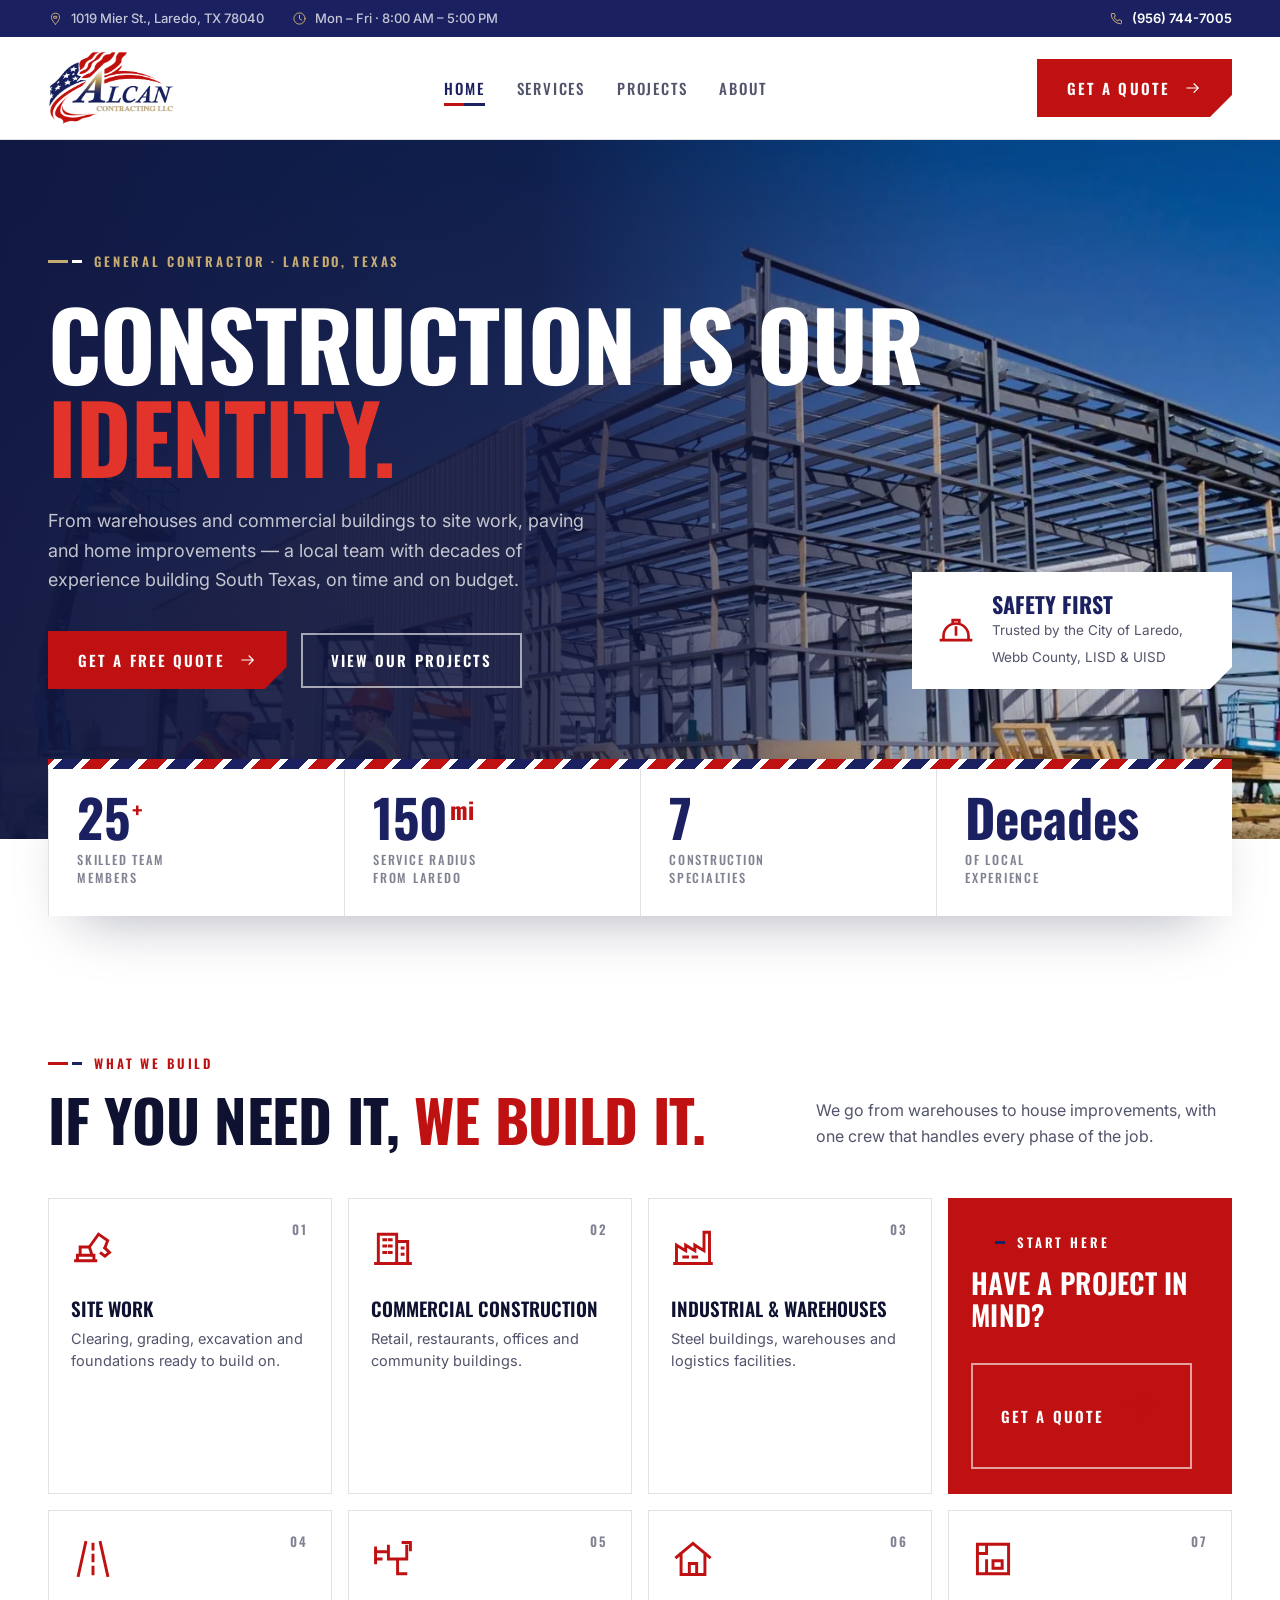
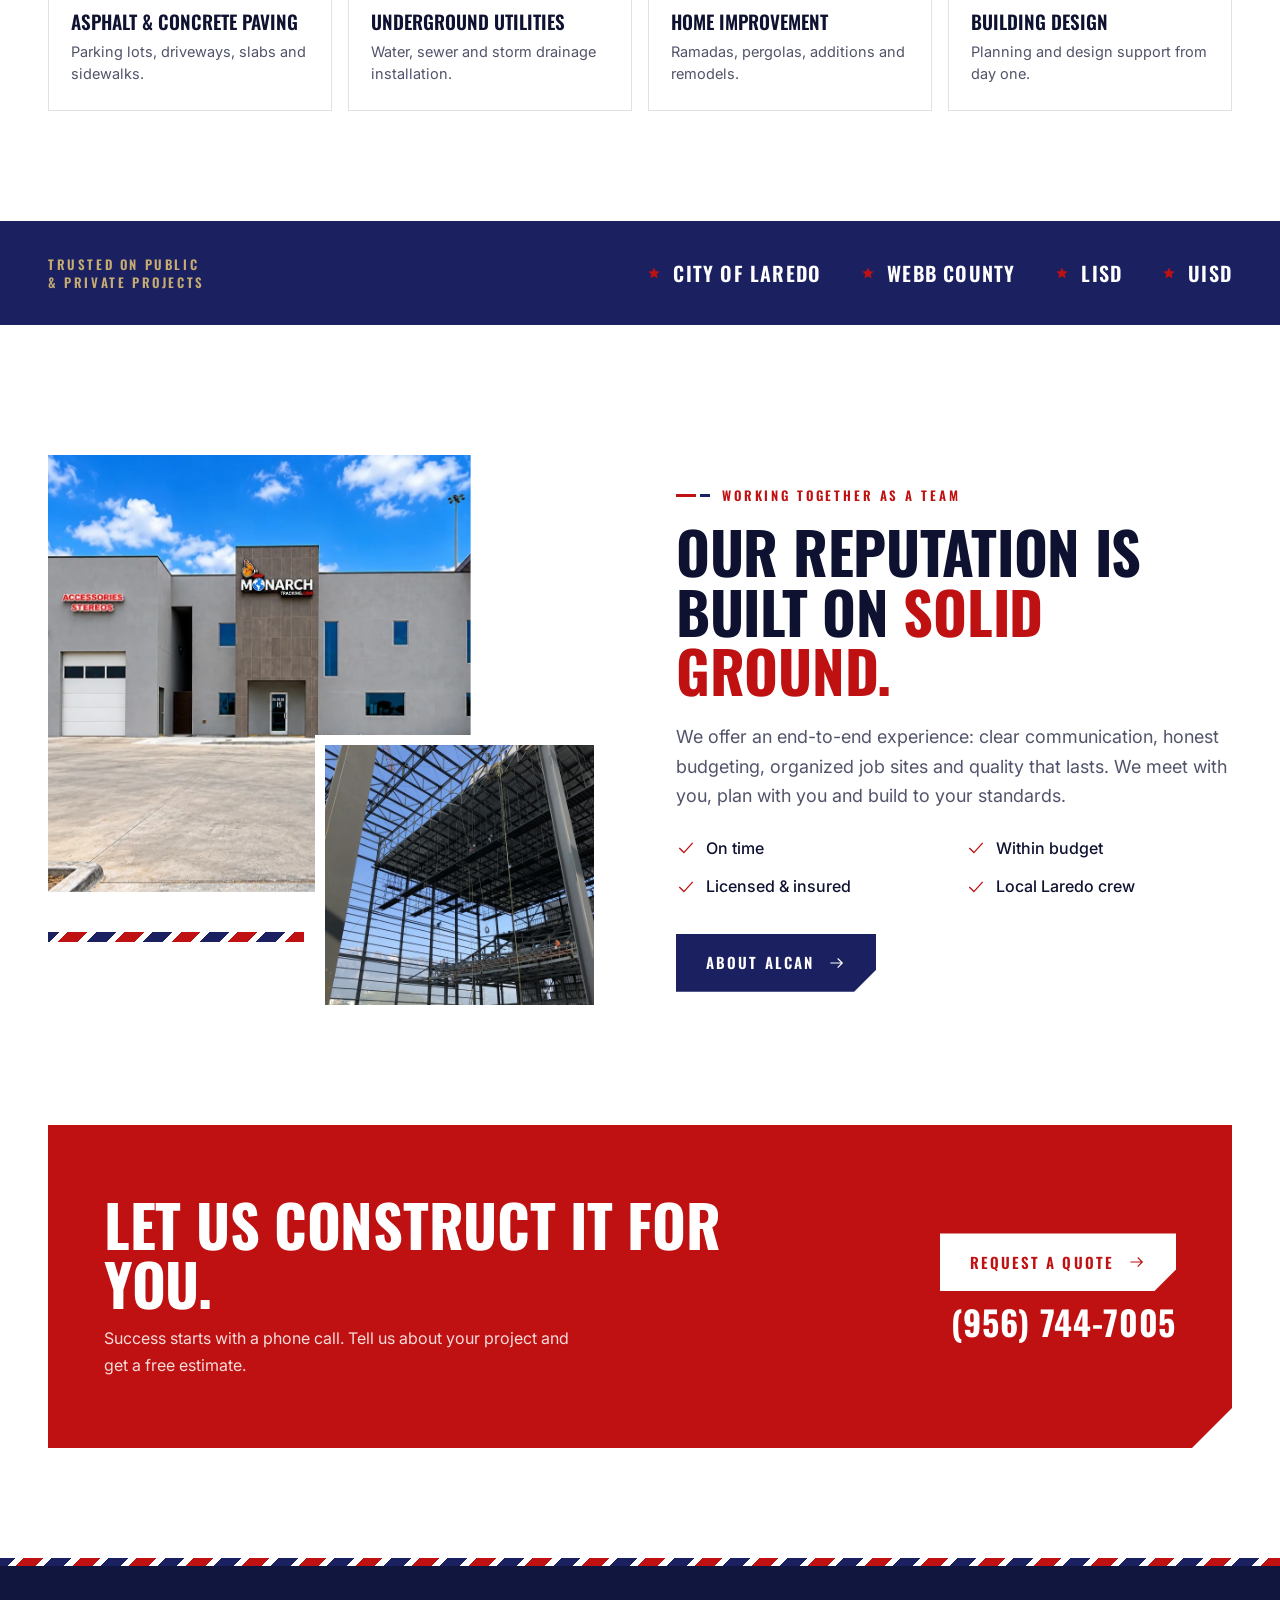
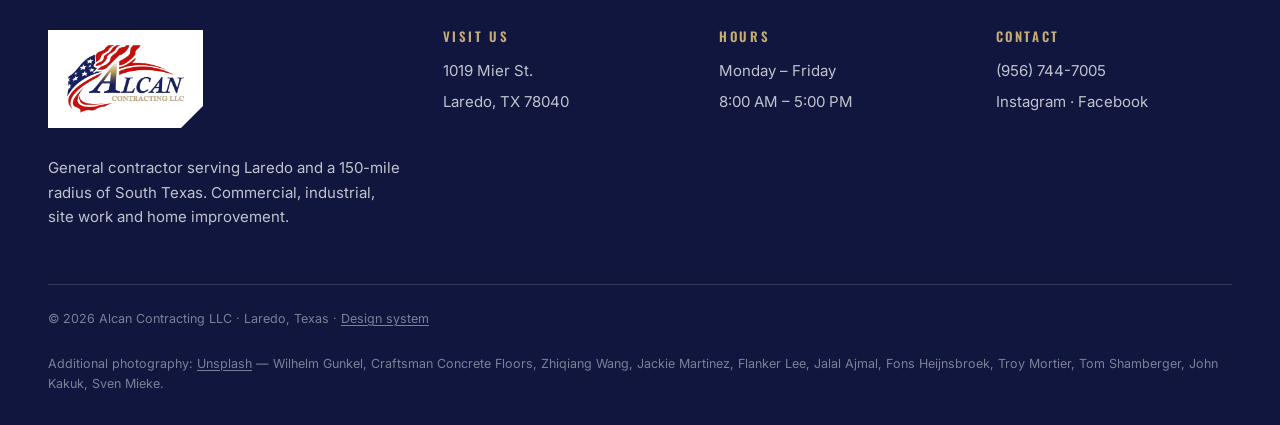
<file: index.html>
<!doctype html>
<html lang="en">
<head>
  <meta charset="utf-8">
  <meta name="viewport" content="width=device-width, initial-scale=1">
  <title>Alcan Contracting LLC — General Contractor in Laredo, TX</title>
  <meta name="description" content="Commercial, industrial and warehouse construction, site work, paving, utilities and home improvement in Laredo and South Texas.">
  <meta name="robots" content="noindex, nofollow, noarchive, nosnippet, noimageindex">
  <meta name="googlebot" content="noindex, nofollow">
  <meta name="theme-color" content="#1B2160">
  <link rel="preconnect" href="https://fonts.googleapis.com">
  <link rel="preconnect" href="https://fonts.gstatic.com" crossorigin>
  <link href="https://fonts.googleapis.com/css2?family=Inter:wght@400;500;600&family=Oswald:wght@500;600;700&display=swap" rel="stylesheet">
  <link rel="stylesheet" href="assets/styles.css">
  <link rel="icon" href="assets/favicon.png" type="image/png">
</head>
<body>

<div class="topbar">
  <div class="container">
    <div class="left">
      <span><svg class="icon"><use href="assets/icons.svg#pin"/></svg>1019 Mier St., Laredo, TX 78040</span>
      <span><svg class="icon"><use href="assets/icons.svg#clock"/></svg>Mon – Fri · 8:00 AM – 5:00 PM</span>
    </div>
    <span><svg class="icon"><use href="assets/icons.svg#phone"/></svg><a href="tel:9567447005">(956) 744-7005</a></span>
  </div>
</div>
<header class="site-header">
  <div class="container">
    <a href="index.html" class="logo" aria-label="Alcan Contracting LLC, home"><img src="assets/logo-alcan.webp" srcset="assets/logo-alcan.webp 1x, assets/logo-alcan@2x.webp 2x" alt="Alcan Contracting LLC" width="760" height="447"></a>
    <nav class="nav" id="nav" aria-label="Main">
      <a href="index.html" aria-current="page">Home</a>
      <a href="services.html">Services</a>
      <a href="projects.html">Projects</a>
      <a href="about.html">About</a>
    </nav>
    <a href="about.html#quote" class="btn btn--red">Get a Quote <svg class="icon"><use href="assets/icons.svg#arrow"/></svg></a>
    <button class="nav-toggle" aria-controls="nav" aria-expanded="false" aria-label="Open menu"><svg class="icon"><use href="assets/icons.svg#menu"/></svg></button>
  </div>
</header>

<main>
  <section class="hero on-dark">
    <div class="hero__bg"><img src="assets/img/hero-steel-warehouse.webp" alt="Steel frame warehouse under construction with project supervisors on site" width="1500" height="844"></div>
    <div class="container">
      <span class="kicker reveal">General Contractor · Laredo, Texas</span>
      <h1 class="display reveal reveal-2">Construction is our <span class="red">identity.</span></h1>
      <p class="lead reveal reveal-3">From warehouses and commercial buildings to site work, paving and home improvements — a local team with decades of experience building South Texas, on time and on budget.</p>
      <div class="btn-row reveal reveal-3">
        <a href="about.html#quote" class="btn btn--red">Get a Free Quote <svg class="icon"><use href="assets/icons.svg#arrow"/></svg></a>
        <a href="projects.html" class="btn btn--line-light">View Our Projects</a>
      </div>
    </div>
    <div class="hero__badge"><svg class="icon"><use href="assets/icons.svg#helmet"/></svg><div><b>Safety first</b><span>Trusted by the City of Laredo, Webb County, LISD &amp; UISD</span></div></div>
  </section>

  <div class="container">
    <div class="stats">
      <span class="stripe" aria-hidden="true"></span>
      <div><b>25<sup>+</sup></b><span>Skilled team<br>members</span></div>
      <div><b>150<sup>mi</sup></b><span>Service radius<br>from Laredo</span></div>
      <div><b>7</b><span>Construction<br>specialties</span></div>
      <div><b>Decades</b><span>Of local<br>experience</span></div>
    </div>
  </div>

  <section class="section container">
    <div class="section-head">
      <div><span class="kicker">What we build</span><h2 class="h2">If you need it, <span class="red">we build it.</span></h2></div>
      <p>We go from warehouses to house improvements, with one crew that handles every phase of the job.</p>
    </div>
    <div class="svc-grid">
      <a class="svc" href="services.html"><span class="n">01</span><svg class="icon"><use href="assets/icons.svg#excavator"/></svg><h3>Site Work</h3><p>Clearing, grading, excavation and foundations ready to build on.</p></a>
      <a class="svc" href="services.html"><span class="n">02</span><svg class="icon"><use href="assets/icons.svg#building"/></svg><h3>Commercial Construction</h3><p>Retail, restaurants, offices and community buildings.</p></a>
      <a class="svc" href="services.html"><span class="n">03</span><svg class="icon"><use href="assets/icons.svg#factory"/></svg><h3>Industrial &amp; Warehouses</h3><p>Steel buildings, warehouses and logistics facilities.</p></a>
      <a class="svc svc--feature" href="about.html#quote"><div><span class="kicker" style="color:#fff">Start here</span><h3 class="h3" style="margin-top:16px">Have a project in mind?</h3></div><span class="btn btn--line-light" style="align-self:flex-start;margin-top:24px">Get a quote <svg class="icon"><use href="assets/icons.svg#arrow"/></svg></span></a>
      <a class="svc" href="services.html"><span class="n">04</span><svg class="icon"><use href="assets/icons.svg#road"/></svg><h3>Asphalt &amp; Concrete Paving</h3><p>Parking lots, driveways, slabs and sidewalks.</p></a>
      <a class="svc" href="services.html"><span class="n">05</span><svg class="icon"><use href="assets/icons.svg#pipe"/></svg><h3>Underground Utilities</h3><p>Water, sewer and storm drainage installation.</p></a>
      <a class="svc" href="services.html"><span class="n">06</span><svg class="icon"><use href="assets/icons.svg#home"/></svg><h3>Home Improvement</h3><p>Ramadas, pergolas, additions and remodels.</p></a>
      <a class="svc" href="services.html"><span class="n">07</span><svg class="icon"><use href="assets/icons.svg#blueprint"/></svg><h3>Building Design</h3><p>Planning and design support from day one.</p></a>
    </div>
  </section>

  <section class="clients">
    <div class="container">
      <span class="lbl">Trusted on public<br>&amp; private projects</span>
      <ul>
        <li><svg class="icon"><use href="assets/icons.svg#star"/></svg>City of Laredo</li>
        <li><svg class="icon"><use href="assets/icons.svg#star"/></svg>Webb County</li>
        <li><svg class="icon"><use href="assets/icons.svg#star"/></svg>LISD</li>
        <li><svg class="icon"><use href="assets/icons.svg#star"/></svg>UISD</li>
      </ul>
    </div>
  </section>

  <section class="section container">
    <div class="split">
      <div class="stack">
        <div class="photo a cut"><img src="assets/img/proj-monarch.webp" alt="Monarch Tracking building completed by Alcan Contracting" loading="lazy" style="object-position:45% center"></div>
        <div class="photo b"><img src="assets/img/steel-frame.webp" alt="Steel structure under construction" loading="lazy"></div>
        <span class="stripe" aria-hidden="true"></span>
      </div>
      <div>
        <span class="kicker">Working together as a team</span>
        <h2 class="h2">Our reputation is built on <span class="red">solid ground.</span></h2>
        <p class="lead">We offer an end-to-end experience: clear communication, honest budgeting, organized job sites and quality that lasts. We meet with you, plan with you and build to your standards.</p>
        <ul class="ticks">
          <li><svg class="icon"><use href="assets/icons.svg#check"/></svg>On time</li>
          <li><svg class="icon"><use href="assets/icons.svg#check"/></svg>Within budget</li>
          <li><svg class="icon"><use href="assets/icons.svg#check"/></svg>Licensed &amp; insured</li>
          <li><svg class="icon"><use href="assets/icons.svg#check"/></svg>Local Laredo crew</li>
        </ul>
        <a href="about.html" class="btn btn--navy">About Alcan <svg class="icon"><use href="assets/icons.svg#arrow"/></svg></a>
      </div>
    </div>
  </section>

  <section class="container">
    <div class="cta">
      <div><h2 class="h2">Let us construct it for you.</h2><p>Success starts with a phone call. Tell us about your project and get a free estimate.</p></div>
      <div><a href="about.html#quote" class="btn btn--white">Request a quote <svg class="icon"><use href="assets/icons.svg#arrow"/></svg></a><a class="phone-big" href="tel:9567447005">(956) 744-7005</a></div>
    </div>
  </section>
</main>

<footer class="site-footer">
  <span class="stripe" aria-hidden="true"></span>
  <div class="container">
    <div class="footer-grid">
      <div>
        <a href="index.html" class="footer-logo"><img src="assets/logo-alcan.webp" alt="Alcan Contracting LLC" width="760" height="447"></a>
        <p style="margin-top:20px;max-width:24em">General contractor serving Laredo and a 150-mile radius of South Texas. Commercial, industrial, site work and home improvement.</p>
      </div>
      <div><h4>Visit us</h4><p>1019 Mier St.</p><p>Laredo, TX 78040</p></div>
      <div><h4>Hours</h4><p>Monday – Friday</p><p>8:00 AM – 5:00 PM</p></div>
      <div><h4>Contact</h4><p><a href="tel:9567447005">(956) 744-7005</a></p><p><a href="https://www.instagram.com/alcancontractingllc/" rel="noopener">Instagram</a> · <a href="https://www.facebook.com/profile.php?id=100088439381075" rel="noopener">Facebook</a></p></div>
    </div>
    <div class="footer-meta">
      <span>© <span data-year>2026</span> Alcan Contracting LLC · Laredo, Texas · <a href="design.html">Design system</a></span>
      <span>Additional photography: <a href="https://unsplash.com" rel="noopener">Unsplash</a> — Wilhelm Gunkel, Craftsman Concrete Floors, Zhiqiang Wang, Jackie Martinez, Flanker Lee, Jalal Ajmal, Fons Heijnsbroek, Troy Mortier, Tom Shamberger, John Kakuk, Sven Mieke.</span>
    </div>
  </div>
</footer>

<script src="assets/main.js" defer></script>
</body>
</html>
</file>
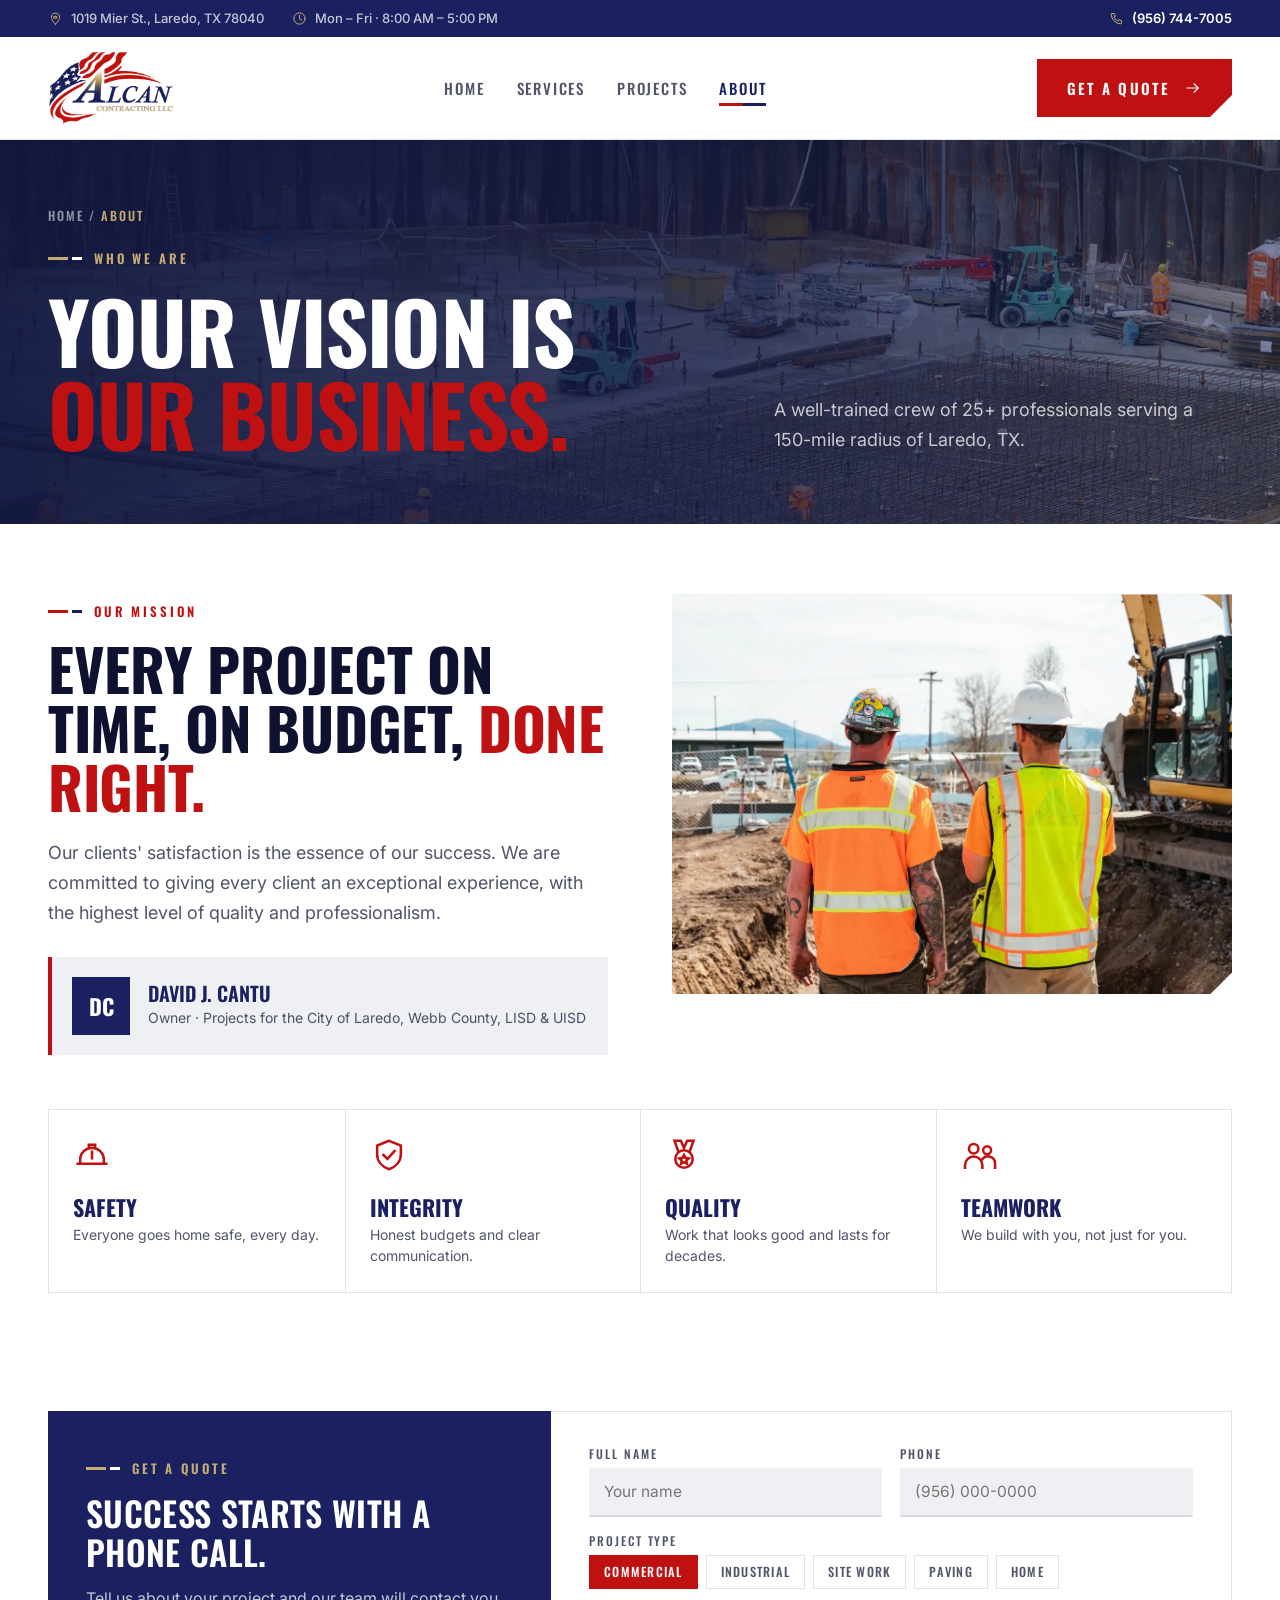
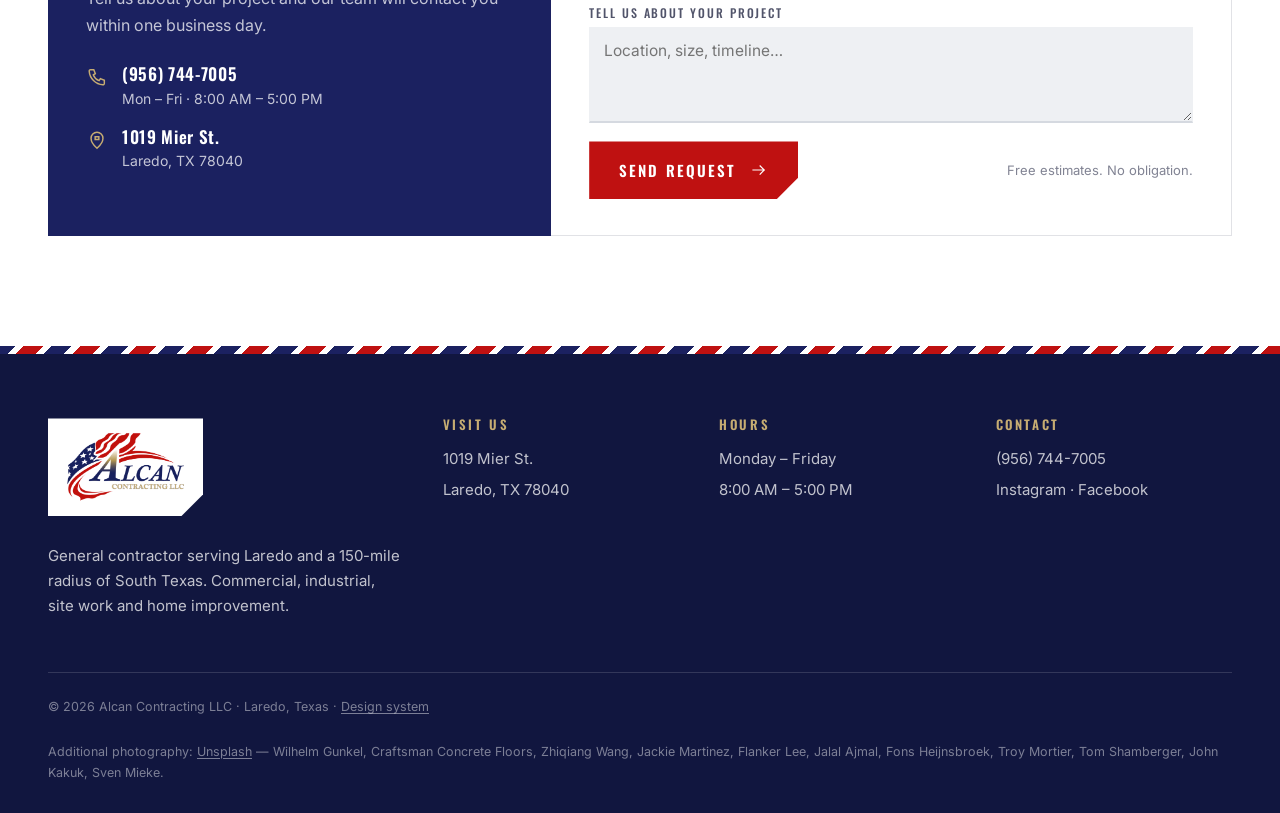
<file: about.html>
<!doctype html>
<html lang="en">
<head>
  <meta charset="utf-8">
  <meta name="viewport" content="width=device-width, initial-scale=1">
  <title>About & Quote — Alcan Contracting LLC</title>
  <meta name="description" content="Meet Alcan Contracting: values, mission and free project estimates in Laredo, TX.">
  <meta name="robots" content="noindex, nofollow, noarchive, nosnippet, noimageindex">
  <meta name="googlebot" content="noindex, nofollow">
  <meta name="theme-color" content="#1B2160">
  <link rel="preconnect" href="https://fonts.googleapis.com">
  <link rel="preconnect" href="https://fonts.gstatic.com" crossorigin>
  <link href="https://fonts.googleapis.com/css2?family=Inter:wght@400;500;600&family=Oswald:wght@500;600;700&display=swap" rel="stylesheet">
  <link rel="stylesheet" href="assets/styles.css">
  <link rel="icon" href="assets/favicon.png" type="image/png">
</head>
<body>

<div class="topbar">
  <div class="container">
    <div class="left">
      <span><svg class="icon"><use href="assets/icons.svg#pin"/></svg>1019 Mier St., Laredo, TX 78040</span>
      <span><svg class="icon"><use href="assets/icons.svg#clock"/></svg>Mon – Fri · 8:00 AM – 5:00 PM</span>
    </div>
    <span><svg class="icon"><use href="assets/icons.svg#phone"/></svg><a href="tel:9567447005">(956) 744-7005</a></span>
  </div>
</div>
<header class="site-header">
  <div class="container">
    <a href="index.html" class="logo" aria-label="Alcan Contracting LLC, home"><img src="assets/logo-alcan.webp" srcset="assets/logo-alcan.webp 1x, assets/logo-alcan@2x.webp 2x" alt="Alcan Contracting LLC" width="760" height="447"></a>
    <nav class="nav" id="nav" aria-label="Main">
      <a href="index.html">Home</a>
      <a href="services.html">Services</a>
      <a href="projects.html">Projects</a>
      <a href="about.html" aria-current="page">About</a>
    </nav>
    <a href="about.html#quote" class="btn btn--red">Get a Quote <svg class="icon"><use href="assets/icons.svg#arrow"/></svg></a>
    <button class="nav-toggle" aria-controls="nav" aria-expanded="false" aria-label="Open menu"><svg class="icon"><use href="assets/icons.svg#menu"/></svg></button>
  </div>
</header>

<main>
  <section class="page-head on-dark">
    <div class="bg"><img src="assets/img/foundation-rebar.webp" alt="Crew working on a rebar foundation" width="1800" height="1352"></div>
    <div class="container">
      <div>
        <div class="crumbs">Home / <b>About</b></div>
        <span class="kicker reveal">Who we are</span>
        <h1 class="display reveal reveal-2">Your vision is <span class="red">our business.</span></h1>
      </div>
      <p class="lead reveal reveal-3">A well-trained crew of 25+ professionals serving a 150-mile radius of Laredo, TX.</p>
    </div>
  </section>

  <section class="container" style="padding-top:70px">
    <div class="about">
      <div>
        <span class="kicker">Our mission</span>
        <h2 class="h2">Every project on time, on budget, <span class="red">done right.</span></h2>
        <p class="lead">Our clients' satisfaction is the essence of our success. We are committed to giving every client an exceptional experience, with the highest level of quality and professionalism.</p>
        <div class="owner"><span class="mono">DC</span><div><b>David J. Cantu</b><span>Owner · Projects for the City of Laredo, Webb County, LISD &amp; UISD</span></div></div>
      </div>
      <div class="photo cut"><img src="assets/img/crew.webp" alt="Construction crew reviewing the job site" loading="lazy" style="object-position:center 30%"></div>
    </div>

    <div class="values">
      <div class="value"><svg class="icon"><use href="assets/icons.svg#helmet"/></svg><h4>Safety</h4><p>Everyone goes home safe, every day.</p></div>
      <div class="value"><svg class="icon"><use href="assets/icons.svg#shield"/></svg><h4>Integrity</h4><p>Honest budgets and clear communication.</p></div>
      <div class="value"><svg class="icon"><use href="assets/icons.svg#medal"/></svg><h4>Quality</h4><p>Work that looks good and lasts for decades.</p></div>
      <div class="value"><svg class="icon"><use href="assets/icons.svg#team"/></svg><h4>Teamwork</h4><p>We build with you, not just for you.</p></div>
    </div>
  </section>

  <section class="container" id="quote" style="padding-top:100px">
    <div class="quote-wrap">
      <div class="quote-side on-dark">
        <span class="kicker">Get a quote</span>
        <h2 class="h3">Success starts with a phone call.</h2>
        <p>Tell us about your project and our team will contact you within one business day.</p>
        <ul>
          <li><svg class="icon"><use href="assets/icons.svg#phone"/></svg><div><b>(956) 744-7005</b><span>Mon – Fri · 8:00 AM – 5:00 PM</span></div></li>
          <li><svg class="icon"><use href="assets/icons.svg#pin"/></svg><div><b>1019 Mier St.</b><span>Laredo, TX 78040</span></div></li>
        </ul>
      </div>
      <form class="quote-form" data-demo>
        <label class="qf"><span>Full name</span><input type="text" placeholder="Your name" autocomplete="name"></label>
        <label class="qf"><span>Phone</span><input type="tel" placeholder="(956) 000-0000" autocomplete="tel"></label>
        <div class="qf full"><span>Project type</span>
          <div class="chips" data-choice role="group" aria-label="Project type">
            <button type="button" aria-pressed="true">Commercial</button>
            <button type="button" aria-pressed="false">Industrial</button>
            <button type="button" aria-pressed="false">Site work</button>
            <button type="button" aria-pressed="false">Paving</button>
            <button type="button" aria-pressed="false">Home</button>
          </div>
        </div>
        <label class="qf full"><span>Tell us about your project</span><textarea placeholder="Location, size, timeline…"></textarea></label>
        <div class="actions full">
          <button type="submit" class="btn btn--red">Send request <svg class="icon"><use href="assets/icons.svg#arrow"/></svg></button>
          <small>Free estimates. No obligation.</small>
        </div>
      </form>
    </div>
  </section>
</main>

<footer class="site-footer">
  <span class="stripe" aria-hidden="true"></span>
  <div class="container">
    <div class="footer-grid">
      <div>
        <a href="index.html" class="footer-logo"><img src="assets/logo-alcan.webp" alt="Alcan Contracting LLC" width="760" height="447"></a>
        <p style="margin-top:20px;max-width:24em">General contractor serving Laredo and a 150-mile radius of South Texas. Commercial, industrial, site work and home improvement.</p>
      </div>
      <div><h4>Visit us</h4><p>1019 Mier St.</p><p>Laredo, TX 78040</p></div>
      <div><h4>Hours</h4><p>Monday – Friday</p><p>8:00 AM – 5:00 PM</p></div>
      <div><h4>Contact</h4><p><a href="tel:9567447005">(956) 744-7005</a></p><p><a href="https://www.instagram.com/alcancontractingllc/" rel="noopener">Instagram</a> · <a href="https://www.facebook.com/profile.php?id=100088439381075" rel="noopener">Facebook</a></p></div>
    </div>
    <div class="footer-meta">
      <span>© <span data-year>2026</span> Alcan Contracting LLC · Laredo, Texas · <a href="design.html">Design system</a></span>
      <span>Additional photography: <a href="https://unsplash.com" rel="noopener">Unsplash</a> — Wilhelm Gunkel, Craftsman Concrete Floors, Zhiqiang Wang, Jackie Martinez, Flanker Lee, Jalal Ajmal, Fons Heijnsbroek, Troy Mortier, Tom Shamberger, John Kakuk, Sven Mieke.</span>
    </div>
  </div>
</footer>

<script src="assets/main.js" defer></script>
</body>
</html>
</file>
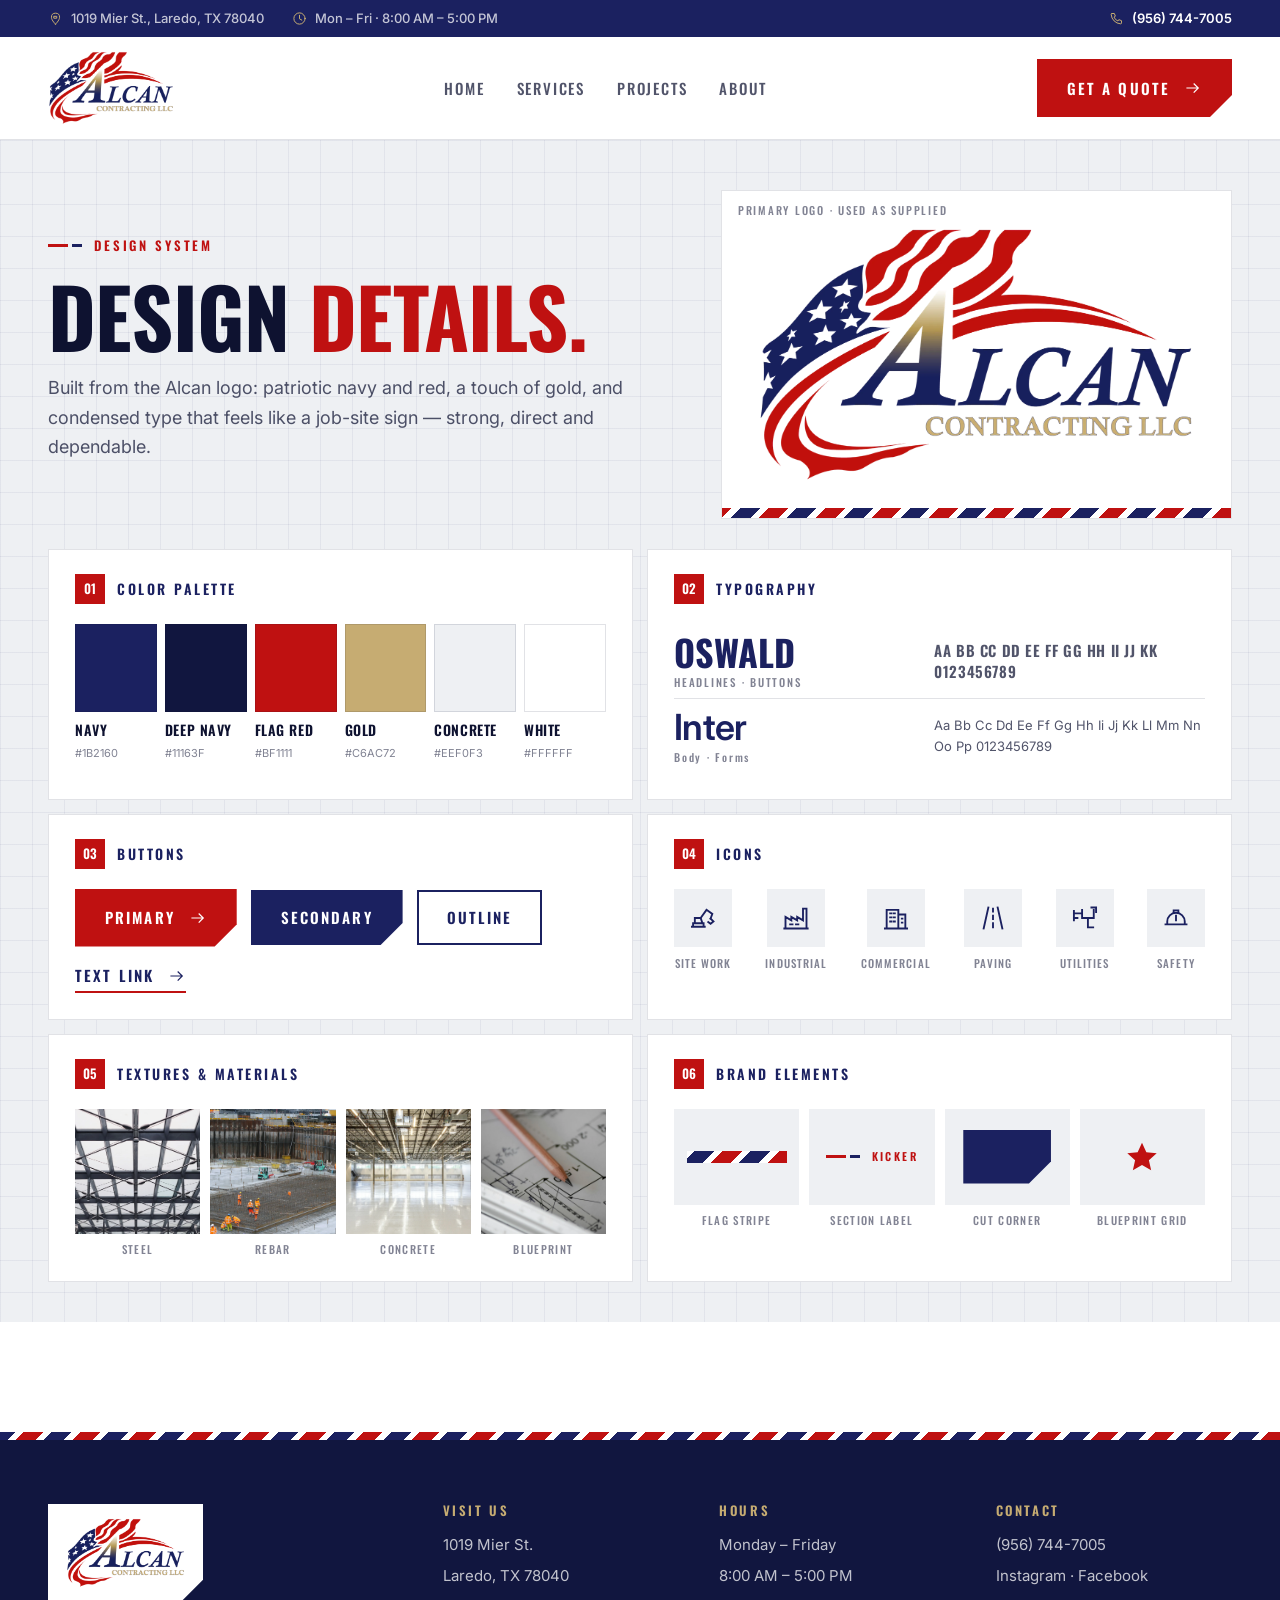
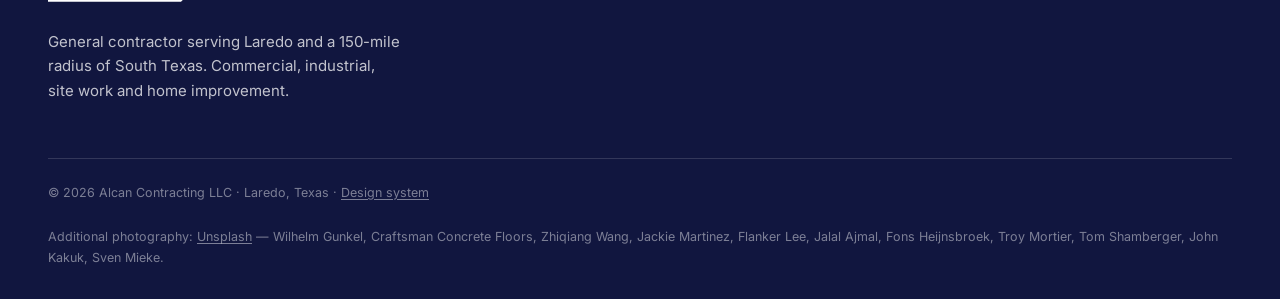
<file: design.html>
<!doctype html>
<html lang="en">
<head>
  <meta charset="utf-8">
  <meta name="viewport" content="width=device-width, initial-scale=1">
  <title>Design System — Alcan Contracting LLC</title>
  <meta name="description" content="Alcan Contracting design system: palette, typography, buttons, icons and textures.">
  <meta name="robots" content="noindex, nofollow, noarchive, nosnippet, noimageindex">
  <meta name="googlebot" content="noindex, nofollow">
  <meta name="theme-color" content="#1B2160">
  <link rel="preconnect" href="https://fonts.googleapis.com">
  <link rel="preconnect" href="https://fonts.gstatic.com" crossorigin>
  <link href="https://fonts.googleapis.com/css2?family=Inter:wght@400;500;600&family=Oswald:wght@500;600;700&display=swap" rel="stylesheet">
  <link rel="stylesheet" href="assets/styles.css">
  <link rel="icon" href="assets/favicon.png" type="image/png">
</head>
<body>

<div class="topbar">
  <div class="container">
    <div class="left">
      <span><svg class="icon"><use href="assets/icons.svg#pin"/></svg>1019 Mier St., Laredo, TX 78040</span>
      <span><svg class="icon"><use href="assets/icons.svg#clock"/></svg>Mon – Fri · 8:00 AM – 5:00 PM</span>
    </div>
    <span><svg class="icon"><use href="assets/icons.svg#phone"/></svg><a href="tel:9567447005">(956) 744-7005</a></span>
  </div>
</div>
<header class="site-header">
  <div class="container">
    <a href="index.html" class="logo" aria-label="Alcan Contracting LLC, home"><img src="assets/logo-alcan.webp" srcset="assets/logo-alcan.webp 1x, assets/logo-alcan@2x.webp 2x" alt="Alcan Contracting LLC" width="760" height="447"></a>
    <nav class="nav" id="nav" aria-label="Main">
      <a href="index.html">Home</a>
      <a href="services.html">Services</a>
      <a href="projects.html">Projects</a>
      <a href="about.html">About</a>
    </nav>
    <a href="about.html#quote" class="btn btn--red">Get a Quote <svg class="icon"><use href="assets/icons.svg#arrow"/></svg></a>
    <button class="nav-toggle" aria-controls="nav" aria-expanded="false" aria-label="Open menu"><svg class="icon"><use href="assets/icons.svg#menu"/></svg></button>
  </div>
</header>

<main class="grid-bg" style="padding-bottom:40px">
  <section class="container guide-hero">
    <div>
      <span class="kicker">Design system</span>
      <h1 class="display">Design <span class="red">details.</span></h1>
      <p class="lead">Built from the Alcan logo: patriotic navy and red, a touch of gold, and condensed type that feels like a job-site sign — strong, direct and dependable.</p>
    </div>
    <div class="logo-card"><small>Primary logo · used as supplied</small><img src="assets/logo-alcan@2x.webp" alt="Alcan Contracting LLC logo" width="1200" height="705"><span class="stripe" aria-hidden="true"></span></div>
  </section>

  <div class="container guide">
    <section>
      <h2><span>01</span>Color palette</h2>
      <div class="swatches">
        <div class="swatch"><div style="background:#1B2160"></div><b>Navy</b><span>#1B2160</span></div>
        <div class="swatch"><div style="background:#11163F"></div><b>Deep navy</b><span>#11163F</span></div>
        <div class="swatch"><div style="background:#BF1111"></div><b>Flag red</b><span>#BF1111</span></div>
        <div class="swatch"><div style="background:#C6AC72"></div><b>Gold</b><span>#C6AC72</span></div>
        <div class="swatch"><div style="background:#EEF0F3"></div><b>Concrete</b><span>#EEF0F3</span></div>
        <div class="swatch"><div style="background:#FFFFFF"></div><b>White</b><span>#FFFFFF</span></div>
      </div>
    </section>

    <section>
      <h2><span>02</span>Typography</h2>
      <div class="type-row"><div class="name">Oswald<small>Headlines · Buttons</small></div><div class="sample" style="font:600 15px/1.4 var(--display);text-transform:uppercase;letter-spacing:.04em">AA BB CC DD EE FF GG HH II JJ KK 0123456789</div></div>
      <div class="type-row"><div class="name" style="font-family:var(--sans);font-weight:600;text-transform:none;letter-spacing:-.02em">Inter<small>Body · Forms</small></div><div class="sample">Aa Bb Cc Dd Ee Ff Gg Hh Ii Jj Kk Ll Mm Nn Oo Pp 0123456789</div></div>
    </section>

    <section>
      <h2><span>03</span>Buttons</h2>
      <div class="btn-demo">
        <span class="btn btn--red">Primary <svg class="icon"><use href="assets/icons.svg#arrow"/></svg></span>
        <span class="btn btn--navy">Secondary</span>
        <span class="btn btn--line">Outline</span>
        <span class="btn btn--link">Text link <svg class="icon"><use href="assets/icons.svg#arrow"/></svg></span>
      </div>
    </section>

    <section>
      <h2><span>04</span>Icons</h2>
      <div class="icon-demo">
        <figure><span class="ic"><svg class="icon"><use href="assets/icons.svg#excavator"/></svg></span>Site work</figure>
        <figure><span class="ic"><svg class="icon"><use href="assets/icons.svg#factory"/></svg></span>Industrial</figure>
        <figure><span class="ic"><svg class="icon"><use href="assets/icons.svg#building"/></svg></span>Commercial</figure>
        <figure><span class="ic"><svg class="icon"><use href="assets/icons.svg#road"/></svg></span>Paving</figure>
        <figure><span class="ic"><svg class="icon"><use href="assets/icons.svg#pipe"/></svg></span>Utilities</figure>
        <figure><span class="ic"><svg class="icon"><use href="assets/icons.svg#helmet"/></svg></span>Safety</figure>
      </div>
    </section>

    <section>
      <h2><span>05</span>Textures &amp; materials</h2>
      <div class="textures">
        <figure><div class="tex" style="background-image:url(assets/img/steel-roof.webp)"></div>Steel</figure>
        <figure><div class="tex" style="background-image:url(assets/img/foundation-rebar.webp);background-position:60% 70%"></div>Rebar</figure>
        <figure><div class="tex" style="background-image:url(assets/img/ware-interior-bright.webp);background-position:center 85%"></div>Concrete</figure>
        <figure><div class="tex" style="background-image:url(assets/img/blueprint.webp)"></div>Blueprint</figure>
      </div>
    </section>

    <section>
      <h2><span>06</span>Brand elements</h2>
      <div class="elements">
        <figure><div class="el"><span class="stripe" style="position:static;width:80%;height:12px"></span></div>Flag stripe</figure>
        <figure><div class="el"><span class="kicker" style="font-size:11px">Kicker</span></div>Section label</figure>
        <figure><div class="el"><span style="width:70%;height:54px;background:var(--navy);clip-path:var(--cut)"></span></div>Cut corner</figure>
        <figure><div class="el grid-bg" style="background-size:14px 14px"><svg class="icon" style="width:36px;height:36px;color:var(--red)"><use href="assets/icons.svg#star"/></svg></div>Blueprint grid</figure>
      </div>
    </section>
  </div>
</main>

<footer class="site-footer">
  <span class="stripe" aria-hidden="true"></span>
  <div class="container">
    <div class="footer-grid">
      <div>
        <a href="index.html" class="footer-logo"><img src="assets/logo-alcan.webp" alt="Alcan Contracting LLC" width="760" height="447"></a>
        <p style="margin-top:20px;max-width:24em">General contractor serving Laredo and a 150-mile radius of South Texas. Commercial, industrial, site work and home improvement.</p>
      </div>
      <div><h4>Visit us</h4><p>1019 Mier St.</p><p>Laredo, TX 78040</p></div>
      <div><h4>Hours</h4><p>Monday – Friday</p><p>8:00 AM – 5:00 PM</p></div>
      <div><h4>Contact</h4><p><a href="tel:9567447005">(956) 744-7005</a></p><p><a href="https://www.instagram.com/alcancontractingllc/" rel="noopener">Instagram</a> · <a href="https://www.facebook.com/profile.php?id=100088439381075" rel="noopener">Facebook</a></p></div>
    </div>
    <div class="footer-meta">
      <span>© <span data-year>2026</span> Alcan Contracting LLC · Laredo, Texas · <a href="design.html">Design system</a></span>
      <span>Additional photography: <a href="https://unsplash.com" rel="noopener">Unsplash</a> — Wilhelm Gunkel, Craftsman Concrete Floors, Zhiqiang Wang, Jackie Martinez, Flanker Lee, Jalal Ajmal, Fons Heijnsbroek, Troy Mortier, Tom Shamberger, John Kakuk, Sven Mieke.</span>
    </div>
  </div>
</footer>

<script src="assets/main.js" defer></script>
</body>
</html>
</file>
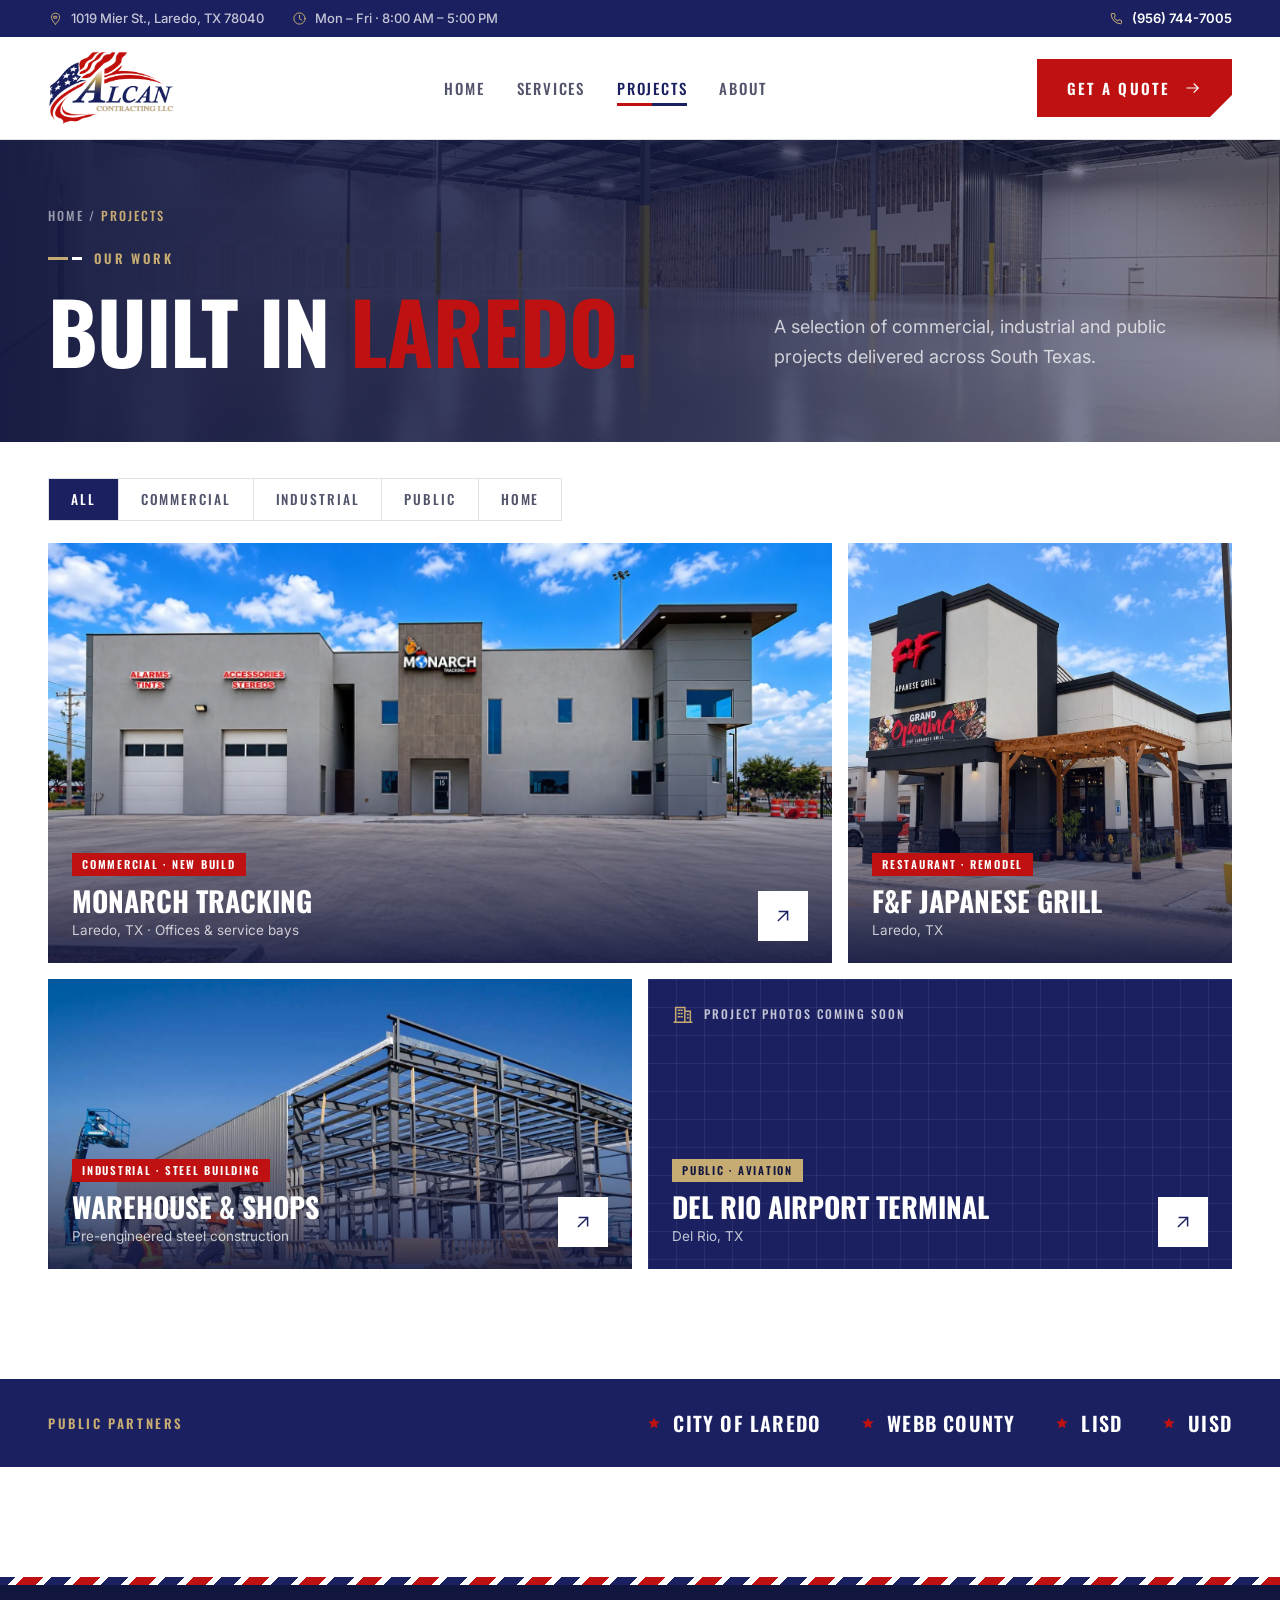
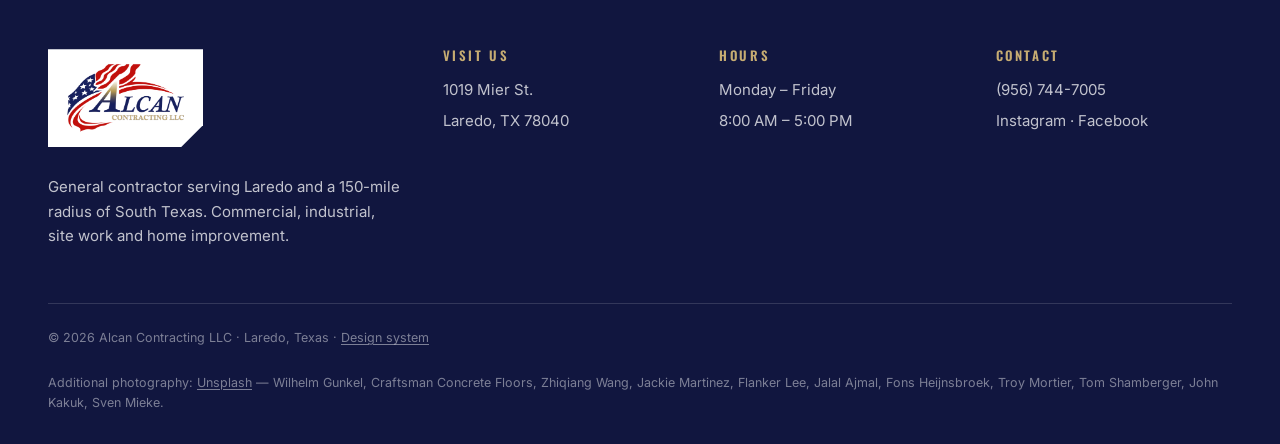
<file: projects.html>
<!doctype html>
<html lang="en">
<head>
  <meta charset="utf-8">
  <meta name="viewport" content="width=device-width, initial-scale=1">
  <title>Projects — Alcan Contracting LLC</title>
  <meta name="description" content="Commercial, industrial and public construction projects by Alcan Contracting in Laredo and South Texas.">
  <meta name="robots" content="noindex, nofollow, noarchive, nosnippet, noimageindex">
  <meta name="googlebot" content="noindex, nofollow">
  <meta name="theme-color" content="#1B2160">
  <link rel="preconnect" href="https://fonts.googleapis.com">
  <link rel="preconnect" href="https://fonts.gstatic.com" crossorigin>
  <link href="https://fonts.googleapis.com/css2?family=Inter:wght@400;500;600&family=Oswald:wght@500;600;700&display=swap" rel="stylesheet">
  <link rel="stylesheet" href="assets/styles.css">
  <link rel="icon" href="assets/favicon.png" type="image/png">
</head>
<body>

<div class="topbar">
  <div class="container">
    <div class="left">
      <span><svg class="icon"><use href="assets/icons.svg#pin"/></svg>1019 Mier St., Laredo, TX 78040</span>
      <span><svg class="icon"><use href="assets/icons.svg#clock"/></svg>Mon – Fri · 8:00 AM – 5:00 PM</span>
    </div>
    <span><svg class="icon"><use href="assets/icons.svg#phone"/></svg><a href="tel:9567447005">(956) 744-7005</a></span>
  </div>
</div>
<header class="site-header">
  <div class="container">
    <a href="index.html" class="logo" aria-label="Alcan Contracting LLC, home"><img src="assets/logo-alcan.webp" srcset="assets/logo-alcan.webp 1x, assets/logo-alcan@2x.webp 2x" alt="Alcan Contracting LLC" width="760" height="447"></a>
    <nav class="nav" id="nav" aria-label="Main">
      <a href="index.html">Home</a>
      <a href="services.html">Services</a>
      <a href="projects.html" aria-current="page">Projects</a>
      <a href="about.html">About</a>
    </nav>
    <a href="about.html#quote" class="btn btn--red">Get a Quote <svg class="icon"><use href="assets/icons.svg#arrow"/></svg></a>
    <button class="nav-toggle" aria-controls="nav" aria-expanded="false" aria-label="Open menu"><svg class="icon"><use href="assets/icons.svg#menu"/></svg></button>
  </div>
</header>

<main>
  <section class="page-head on-dark">
    <div class="bg"><img src="assets/img/ware-interior-floor.webp" alt="Finished warehouse interior with polished concrete floor" width="1800" height="1201"></div>
    <div class="container">
      <div>
        <div class="crumbs">Home / <b>Projects</b></div>
        <span class="kicker reveal">Our work</span>
        <h1 class="display reveal reveal-2">Built in <span class="red">Laredo.</span></h1>
      </div>
      <p class="lead reveal reveal-3">A selection of commercial, industrial and public projects delivered across South Texas.</p>
    </div>
  </section>

  <section class="container">
    <div class="filters" data-choice role="group" aria-label="Filter projects">
      <button aria-pressed="true">All</button>
      <button aria-pressed="false">Commercial</button>
      <button aria-pressed="false">Industrial</button>
      <button aria-pressed="false">Public</button>
      <button aria-pressed="false">Home</button>
    </div>

    <div class="proj-grid">
      <a class="proj proj--lg" href="#">
        <img src="assets/img/proj-monarch.webp" alt="Monarch Tracking headquarters, new build by Alcan Contracting" style="object-position:50% 60%">
        <div class="info"><div><span class="cat">Commercial · New build</span><h3>Monarch Tracking</h3><span class="loc">Laredo, TX · Offices &amp; service bays</span></div><span class="go"><svg class="icon"><use href="assets/icons.svg#arrow-up-right"/></svg></span></div>
      </a>
      <a class="proj proj--md" href="#">
        <img src="assets/img/proj-ff-grill.webp" alt="F&amp;F Japanese Grill restaurant with wooden pergola" style="object-position:30% center">
        <div class="info"><div><span class="cat">Restaurant · Remodel</span><h3>F&amp;F Japanese Grill</h3><span class="loc">Laredo, TX</span></div></div>
      </a>
      <a class="proj proj--half" href="#">
        <img src="assets/img/hero-steel-warehouse.webp" alt="Steel frame warehouse under construction" style="object-position:60% center">
        <div class="info"><div><span class="cat">Industrial · Steel building</span><h3>Warehouse &amp; Shops</h3><span class="loc">Pre-engineered steel construction</span></div><span class="go"><svg class="icon"><use href="assets/icons.svg#arrow-up-right"/></svg></span></div>
      </a>
      <a class="proj proj--half proj--note" href="#">
        <span class="proj__ph" aria-hidden="true"><svg class="icon"><use href="assets/icons.svg#building"/></svg>Project photos coming soon</span>
        <div class="info"><div><span class="cat">Public · Aviation</span><h3>Del Rio Airport Terminal</h3><span class="loc">Del Rio, TX</span></div><span class="go"><svg class="icon"><use href="assets/icons.svg#arrow-up-right"/></svg></span></div>
      </a>
    </div>
  </section>

  <section class="clients" style="margin-top:110px">
    <div class="container">
      <span class="lbl">Public partners</span>
      <ul>
        <li><svg class="icon"><use href="assets/icons.svg#star"/></svg>City of Laredo</li>
        <li><svg class="icon"><use href="assets/icons.svg#star"/></svg>Webb County</li>
        <li><svg class="icon"><use href="assets/icons.svg#star"/></svg>LISD</li>
        <li><svg class="icon"><use href="assets/icons.svg#star"/></svg>UISD</li>
      </ul>
    </div>
  </section>
</main>

<footer class="site-footer">
  <span class="stripe" aria-hidden="true"></span>
  <div class="container">
    <div class="footer-grid">
      <div>
        <a href="index.html" class="footer-logo"><img src="assets/logo-alcan.webp" alt="Alcan Contracting LLC" width="760" height="447"></a>
        <p style="margin-top:20px;max-width:24em">General contractor serving Laredo and a 150-mile radius of South Texas. Commercial, industrial, site work and home improvement.</p>
      </div>
      <div><h4>Visit us</h4><p>1019 Mier St.</p><p>Laredo, TX 78040</p></div>
      <div><h4>Hours</h4><p>Monday – Friday</p><p>8:00 AM – 5:00 PM</p></div>
      <div><h4>Contact</h4><p><a href="tel:9567447005">(956) 744-7005</a></p><p><a href="https://www.instagram.com/alcancontractingllc/" rel="noopener">Instagram</a> · <a href="https://www.facebook.com/profile.php?id=100088439381075" rel="noopener">Facebook</a></p></div>
    </div>
    <div class="footer-meta">
      <span>© <span data-year>2026</span> Alcan Contracting LLC · Laredo, Texas · <a href="design.html">Design system</a></span>
      <span>Additional photography: <a href="https://unsplash.com" rel="noopener">Unsplash</a> — Wilhelm Gunkel, Craftsman Concrete Floors, Zhiqiang Wang, Jackie Martinez, Flanker Lee, Jalal Ajmal, Fons Heijnsbroek, Troy Mortier, Tom Shamberger, John Kakuk, Sven Mieke.</span>
    </div>
  </div>
</footer>

<script src="assets/main.js" defer></script>
</body>
</html>
</file>
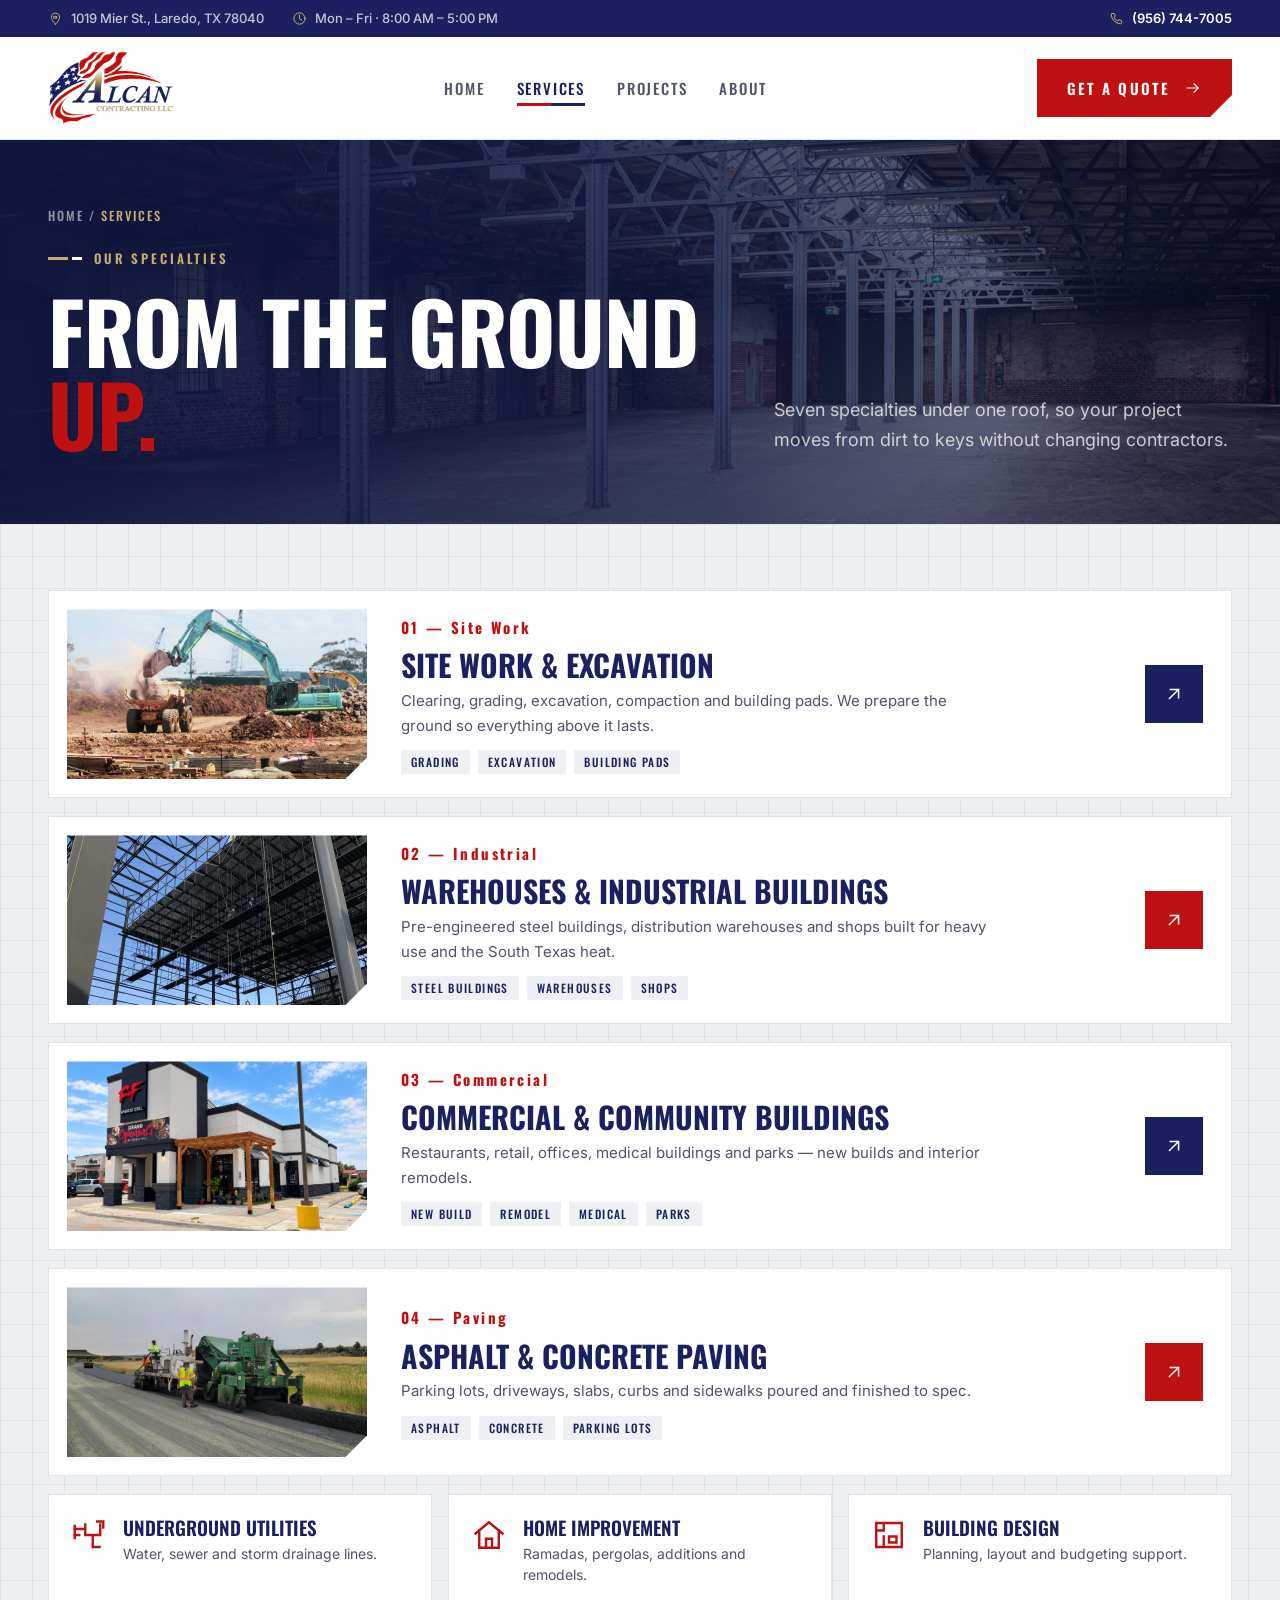
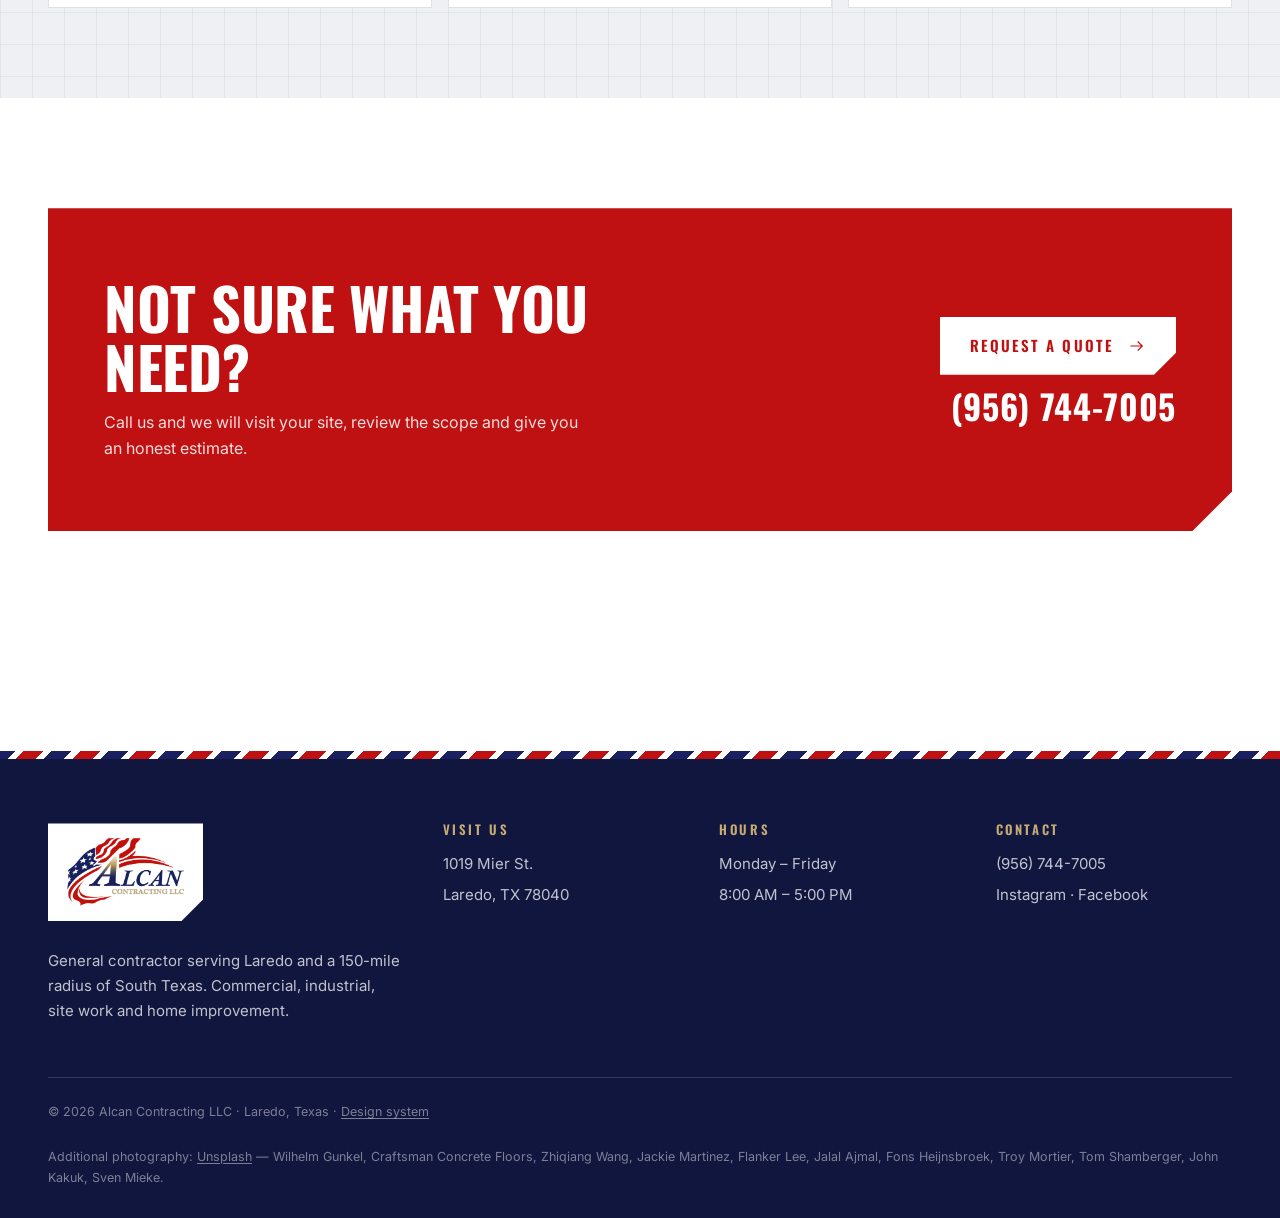
<file: services.html>
<!doctype html>
<html lang="en">
<head>
  <meta charset="utf-8">
  <meta name="viewport" content="width=device-width, initial-scale=1">
  <title>Services — Alcan Contracting LLC</title>
  <meta name="description" content="Site work, warehouses and industrial buildings, commercial construction, paving, underground utilities, home improvement and design.">
  <meta name="robots" content="noindex, nofollow, noarchive, nosnippet, noimageindex">
  <meta name="googlebot" content="noindex, nofollow">
  <meta name="theme-color" content="#1B2160">
  <link rel="preconnect" href="https://fonts.googleapis.com">
  <link rel="preconnect" href="https://fonts.gstatic.com" crossorigin>
  <link href="https://fonts.googleapis.com/css2?family=Inter:wght@400;500;600&family=Oswald:wght@500;600;700&display=swap" rel="stylesheet">
  <link rel="stylesheet" href="assets/styles.css">
  <link rel="icon" href="assets/favicon.png" type="image/png">
</head>
<body>

<div class="topbar">
  <div class="container">
    <div class="left">
      <span><svg class="icon"><use href="assets/icons.svg#pin"/></svg>1019 Mier St., Laredo, TX 78040</span>
      <span><svg class="icon"><use href="assets/icons.svg#clock"/></svg>Mon – Fri · 8:00 AM – 5:00 PM</span>
    </div>
    <span><svg class="icon"><use href="assets/icons.svg#phone"/></svg><a href="tel:9567447005">(956) 744-7005</a></span>
  </div>
</div>
<header class="site-header">
  <div class="container">
    <a href="index.html" class="logo" aria-label="Alcan Contracting LLC, home"><img src="assets/logo-alcan.webp" srcset="assets/logo-alcan.webp 1x, assets/logo-alcan@2x.webp 2x" alt="Alcan Contracting LLC" width="760" height="447"></a>
    <nav class="nav" id="nav" aria-label="Main">
      <a href="index.html">Home</a>
      <a href="services.html" aria-current="page">Services</a>
      <a href="projects.html">Projects</a>
      <a href="about.html">About</a>
    </nav>
    <a href="about.html#quote" class="btn btn--red">Get a Quote <svg class="icon"><use href="assets/icons.svg#arrow"/></svg></a>
    <button class="nav-toggle" aria-controls="nav" aria-expanded="false" aria-label="Open menu"><svg class="icon"><use href="assets/icons.svg#menu"/></svg></button>
  </div>
</header>

<main>
  <section class="page-head on-dark">
    <div class="bg"><img src="assets/img/ware-trusses.webp" alt="Steel trusses inside a warehouse" width="1800" height="1200"></div>
    <div class="container">
      <div>
        <div class="crumbs">Home / <b>Services</b></div>
        <span class="kicker reveal">Our specialties</span>
        <h1 class="display reveal reveal-2">From the ground <span class="red">up.</span></h1>
      </div>
      <p class="lead reveal reveal-3">Seven specialties under one roof, so your project moves from dirt to keys without changing contractors.</p>
    </div>
  </section>

  <section class="grid-bg" style="padding:10px 0 90px">
    <div class="container">
      <div class="svc-rows">
        <article class="svc-row">
          <div class="photo cut"><img src="assets/img/excavator.webp" alt="Excavator moving earth on a job site" loading="lazy"></div>
          <div><span class="num">01 — Site Work</span><h3>Site Work &amp; Excavation</h3><p>Clearing, grading, excavation, compaction and building pads. We prepare the ground so everything above it lasts.</p><div class="tags"><span>Grading</span><span>Excavation</span><span>Building pads</span></div></div>
          <a href="about.html#quote" class="go" aria-label="Quote site work"><svg class="icon"><use href="assets/icons.svg#arrow-up-right"/></svg></a>
        </article>
        <article class="svc-row svc-row--alt">
          <div class="photo cut"><img src="assets/img/steel-frame.webp" alt="Steel frame structure for an industrial building" loading="lazy" style="object-position:center 40%"></div>
          <div><span class="num">02 — Industrial</span><h3>Warehouses &amp; Industrial Buildings</h3><p>Pre-engineered steel buildings, distribution warehouses and shops built for heavy use and the South Texas heat.</p><div class="tags"><span>Steel buildings</span><span>Warehouses</span><span>Shops</span></div></div>
          <a href="about.html#quote" class="go" aria-label="Quote industrial construction"><svg class="icon"><use href="assets/icons.svg#arrow-up-right"/></svg></a>
        </article>
        <article class="svc-row">
          <div class="photo cut"><img src="assets/img/proj-ff-grill.webp" alt="F&amp;F Japanese Grill restaurant built by Alcan" loading="lazy"></div>
          <div><span class="num">03 — Commercial</span><h3>Commercial &amp; Community Buildings</h3><p>Restaurants, retail, offices, medical buildings and parks — new builds and interior remodels.</p><div class="tags"><span>New build</span><span>Remodel</span><span>Medical</span><span>Parks</span></div></div>
          <a href="about.html#quote" class="go" aria-label="Quote commercial construction"><svg class="icon"><use href="assets/icons.svg#arrow-up-right"/></svg></a>
        </article>
        <article class="svc-row svc-row--alt">
          <div class="photo cut"><img src="assets/img/paving.webp" alt="Asphalt paving crew at work" loading="lazy"></div>
          <div><span class="num">04 — Paving</span><h3>Asphalt &amp; Concrete Paving</h3><p>Parking lots, driveways, slabs, curbs and sidewalks poured and finished to spec.</p><div class="tags"><span>Asphalt</span><span>Concrete</span><span>Parking lots</span></div></div>
          <a href="about.html#quote" class="go" aria-label="Quote paving"><svg class="icon"><use href="assets/icons.svg#arrow-up-right"/></svg></a>
        </article>
      </div>

      <div class="mini-svcs">
        <div class="mini"><svg class="icon"><use href="assets/icons.svg#pipe"/></svg><div><h4>Underground Utilities</h4><p>Water, sewer and storm drainage lines.</p></div></div>
        <div class="mini"><svg class="icon"><use href="assets/icons.svg#home"/></svg><div><h4>Home Improvement</h4><p>Ramadas, pergolas, additions and remodels.</p></div></div>
        <div class="mini"><svg class="icon"><use href="assets/icons.svg#blueprint"/></svg><div><h4>Building Design</h4><p>Planning, layout and budgeting support.</p></div></div>
      </div>
    </div>
  </section>

  <section class="section container" style="padding-top:110px">
    <div class="cta">
      <div><h2 class="h2">Not sure what you need?</h2><p>Call us and we will visit your site, review the scope and give you an honest estimate.</p></div>
      <div><a href="about.html#quote" class="btn btn--white">Request a quote <svg class="icon"><use href="assets/icons.svg#arrow"/></svg></a><a class="phone-big" href="tel:9567447005">(956) 744-7005</a></div>
    </div>
  </section>
</main>

<footer class="site-footer">
  <span class="stripe" aria-hidden="true"></span>
  <div class="container">
    <div class="footer-grid">
      <div>
        <a href="index.html" class="footer-logo"><img src="assets/logo-alcan.webp" alt="Alcan Contracting LLC" width="760" height="447"></a>
        <p style="margin-top:20px;max-width:24em">General contractor serving Laredo and a 150-mile radius of South Texas. Commercial, industrial, site work and home improvement.</p>
      </div>
      <div><h4>Visit us</h4><p>1019 Mier St.</p><p>Laredo, TX 78040</p></div>
      <div><h4>Hours</h4><p>Monday – Friday</p><p>8:00 AM – 5:00 PM</p></div>
      <div><h4>Contact</h4><p><a href="tel:9567447005">(956) 744-7005</a></p><p><a href="https://www.instagram.com/alcancontractingllc/" rel="noopener">Instagram</a> · <a href="https://www.facebook.com/profile.php?id=100088439381075" rel="noopener">Facebook</a></p></div>
    </div>
    <div class="footer-meta">
      <span>© <span data-year>2026</span> Alcan Contracting LLC · Laredo, Texas · <a href="design.html">Design system</a></span>
      <span>Additional photography: <a href="https://unsplash.com" rel="noopener">Unsplash</a> — Wilhelm Gunkel, Craftsman Concrete Floors, Zhiqiang Wang, Jackie Martinez, Flanker Lee, Jalal Ajmal, Fons Heijnsbroek, Troy Mortier, Tom Shamberger, John Kakuk, Sven Mieke.</span>
    </div>
  </div>
</footer>

<script src="assets/main.js" defer></script>
</body>
</html>
</file>
<file: assets/styles.css>
/* ==========================================================
   Alcan Contracting LLC — Laredo, TX
   ========================================================== */

:root {
  --navy: #1B2160;
  --navy-deep: #11163F;
  --red: #BF1111;
  --red-deep: #9C0D0D;
  --gold: #C6AC72;
  --white: #FFFFFF;
  --concrete: #EEF0F3;
  --steel: #D5D9E0;
  --ink: #0E1230;
  --ink-70: rgba(14, 18, 48, .72);
  --ink-50: rgba(14, 18, 48, .52);
  --line: rgba(14, 18, 48, .12);
  --white-70: rgba(255, 255, 255, .74);
  --white-line: rgba(255, 255, 255, .14);

  --display: "Oswald", "Arial Narrow", sans-serif;
  --sans: "Inter", system-ui, sans-serif;

  --gutter: 48px;
  --max: 1280px;
  --cut: polygon(0 0, 100% 0, 100% calc(100% - 22px), calc(100% - 22px) 100%, 0 100%);
}

*, *::before, *::after { box-sizing: border-box; }
html { -webkit-text-size-adjust: 100%; scroll-behavior: smooth; }
body { margin: 0; background: var(--white); color: var(--ink); font: 400 16px/1.65 var(--sans); -webkit-font-smoothing: antialiased; overflow-x: hidden; }
img { display: block; max-width: 100%; }
a { color: inherit; text-decoration: none; }
p { margin: 0 0 1em; }
h1, h2, h3, h4 { margin: 0; font-weight: 600; }
.icon { width: 22px; height: 22px; flex: none; }
.container { width: 100%; max-width: var(--max); margin: 0 auto; padding-left: var(--gutter); padding-right: var(--gutter); }
.red { color: var(--red); }
.gold { color: var(--gold); }

/* blueprint grid */
.grid-bg {
  background-color: var(--concrete);
  background-image:
    linear-gradient(rgba(27, 33, 96, .06) 1px, transparent 1px),
    linear-gradient(90deg, rgba(27, 33, 96, .06) 1px, transparent 1px);
  background-size: 32px 32px;
}

/* ---------- Type ---------- */
.display { font: 700 clamp(48px, 7.4vw, 96px)/.98 var(--display); text-transform: uppercase; letter-spacing: -.01em; }
.h2 { font: 700 clamp(36px, 4.6vw, 58px)/1.02 var(--display); text-transform: uppercase; letter-spacing: -.005em; }
.h3 { font: 600 24px/1.15 var(--display); text-transform: uppercase; letter-spacing: .01em; }
.lead { font-size: 18px; line-height: 1.65; color: var(--ink-70); max-width: 32em; }
.kicker { display: inline-flex; align-items: center; gap: 12px; font: 600 13px/1 var(--display); letter-spacing: .22em; text-transform: uppercase; color: var(--red); }
.kicker::before { content: ""; width: 34px; height: 3px; background: linear-gradient(90deg, var(--red) 0 60%, transparent 60% 70%, var(--navy) 70%); }
.on-dark .kicker { color: var(--gold); }
.on-dark .kicker::before { background: linear-gradient(90deg, var(--gold) 0 60%, transparent 60% 70%, var(--white) 70%); }

/* ---------- Buttons ---------- */
.btn {
  display: inline-flex; align-items: center; gap: 14px; padding: 18px 28px;
  font: 600 15px/1 var(--display); letter-spacing: .14em; text-transform: uppercase; white-space: nowrap;
  border: 2px solid transparent; cursor: pointer; transition: background .2s, color .2s, border-color .2s;
}
.btn .icon { width: 18px; height: 18px; transition: transform .2s; }
.btn:hover .icon { transform: translateX(4px); }
.btn--red { background: var(--red); color: var(--white); clip-path: var(--cut); }
.btn--red:hover { background: var(--red-deep); }
.btn--navy { background: var(--navy); color: var(--white); clip-path: var(--cut); }
.btn--navy:hover { background: var(--navy-deep); }
.btn--line { border-color: var(--navy); color: var(--navy); }
.btn--line:hover { background: var(--navy); color: var(--white); }
.btn--line-light { border-color: rgba(255, 255, 255, .6); color: var(--white); }
.btn--line-light:hover { background: var(--white); color: var(--navy); }
.btn--link { padding: 6px 0; border: 0; border-bottom: 2px solid var(--red); color: var(--navy); }
.btn-row { display: flex; flex-wrap: wrap; gap: 14px; align-items: center; }

/* ---------- Header ---------- */
.topbar { background: var(--navy); color: var(--white-70); font: 500 13px/1 var(--sans); }
.topbar .container { display: flex; justify-content: space-between; align-items: center; gap: 20px; padding-top: 11px; padding-bottom: 11px; }
.topbar span { display: inline-flex; align-items: center; gap: 8px; }
.topbar .icon { width: 15px; height: 15px; color: var(--gold); }
.topbar .left { display: flex; gap: 28px; }
.topbar a { color: var(--white); font-weight: 600; }
.site-header { position: relative; z-index: 20; background: var(--white); border-bottom: 1px solid var(--line); }
.site-header .container { display: flex; align-items: center; justify-content: space-between; gap: 24px; padding-top: 14px; padding-bottom: 14px; }
.logo img { height: 74px; width: auto; }
.nav { display: flex; gap: 32px; }
.nav a { position: relative; font: 500 15px/1 var(--display); letter-spacing: .12em; text-transform: uppercase; color: var(--ink-70); padding: 10px 0; }
.nav a:hover, .nav a[aria-current="page"] { color: var(--navy); }
.nav a[aria-current="page"]::after { content: ""; position: absolute; left: 0; right: 0; bottom: 0; height: 3px; background: linear-gradient(90deg, var(--red) 50%, var(--navy) 50%); }
.nav-toggle { display: none; background: none; border: 0; color: var(--navy); padding: 6px; cursor: pointer; }
.nav-toggle .icon { width: 30px; height: 30px; }

/* ---------- Photo ---------- */
.photo { position: relative; overflow: hidden; background: var(--steel); }
.photo img { width: 100%; height: 100%; object-fit: cover; }
.cut { clip-path: var(--cut); }
.stripe { position: absolute; z-index: 2; height: 10px; background: repeating-linear-gradient(-45deg, var(--red) 0 14px, var(--white) 14px 20px, var(--navy) 20px 34px, var(--white) 34px 40px); }

/* ==========================================================
   INICIO
   ========================================================== */
.hero { position: relative; background: var(--navy-deep); color: var(--white); overflow: hidden; }
.hero__bg { position: absolute; inset: 0; }
.hero__bg img { width: 100%; height: 100%; object-fit: cover; object-position: 60% center; }
.hero__bg::after { content: ""; position: absolute; inset: 0; background: linear-gradient(90deg, rgba(17, 22, 63, .96) 0%, rgba(17, 22, 63, .86) 42%, rgba(17, 22, 63, .25) 75%, rgba(17, 22, 63, .1) 100%); }
.hero .container { position: relative; z-index: 2; padding-top: 104px; padding-bottom: 150px; }
.hero .display { margin: 26px 0 24px; max-width: 9.5em; }
.hero .display .red { color: #E2342A; }
.hero .lead { color: var(--white-70); margin-bottom: 36px; max-width: 30em; }
.hero__badge { position: absolute; right: var(--gutter); bottom: 150px; z-index: 3; background: var(--white); color: var(--navy); padding: 20px 24px; clip-path: var(--cut); display: flex; gap: 16px; align-items: center; max-width: 320px; }
.hero__badge .icon { width: 40px; height: 40px; color: var(--red); }
.hero__badge b { display: block; font: 700 22px/1.1 var(--display); text-transform: uppercase; }
.hero__badge span { font-size: 13.5px; color: var(--ink-70); }

.stats { position: relative; z-index: 4; margin-top: -78px; display: grid; grid-template-columns: repeat(4, 1fr); background: var(--white); box-shadow: 0 30px 60px -30px rgba(14, 18, 48, .35); }
.stats > div { padding: 30px 28px; border-left: 1px solid var(--line); }
.stats > div:first-child { border-left: 0; }
.stats b { display: block; font: 700 52px/1 var(--display); color: var(--navy); }
.stats b sup { font-size: .45em; color: var(--red); vertical-align: top; position: relative; top: .3em; margin-left: 2px; }
.stats span { display: block; margin-top: 8px; font: 500 12.5px/1.4 var(--display); letter-spacing: .14em; text-transform: uppercase; color: var(--ink-50); }
.stats .stripe { left: 0; right: 0; top: -10px; }

.section { padding-top: 130px; padding-bottom: 110px; }
.section-head { display: flex; justify-content: space-between; align-items: flex-end; gap: 32px; margin-bottom: 48px; }
.section-head .h2 { margin-top: 18px; max-width: 13em; }
.section-head p { max-width: 26em; margin: 0; color: var(--ink-70); }

.svc-grid { display: grid; grid-template-columns: repeat(4, 1fr); gap: 16px; }
.svc { position: relative; padding: 26px 22px 24px; background: var(--white); border: 1px solid var(--line); transition: background .25s, color .25s, transform .25s; }
.svc:hover { background: var(--navy); color: var(--white); transform: translateY(-4px); }
.svc:hover p { color: var(--white-70); }
.svc .icon { width: 44px; height: 44px; color: var(--red); margin-bottom: 22px; }
.svc .n { position: absolute; top: 24px; right: 24px; font: 600 13px/1 var(--display); letter-spacing: .1em; color: var(--ink-50); }
.svc h3 { font: 600 19px/1.15 var(--display); text-transform: uppercase; margin-bottom: 8px; }
.svc p { font-size: 14.5px; color: var(--ink-70); margin: 0; line-height: 1.55; }
.svc--feature { background: var(--red); color: var(--white); border-color: var(--red); display: flex; flex-direction: column; justify-content: space-between; }
.svc--feature p { color: rgba(255, 255, 255, .85); }
.svc--feature .h3 { font-size: 28px; }

.split { display: grid; grid-template-columns: 1fr 1fr; gap: 72px; align-items: center; }
.split .h2 { margin: 18px 0 22px; }
.ticks { list-style: none; padding: 0; margin: 24px 0 34px; display: grid; grid-template-columns: 1fr 1fr; gap: 12px 24px; }
.ticks li { display: flex; gap: 10px; align-items: center; font-weight: 500; }
.ticks .icon { width: 20px; height: 20px; color: var(--red); }
.stack { position: relative; height: 560px; }
.stack .a { position: absolute; left: 0; top: 0; width: 76%; height: 78%; }
.stack .b { position: absolute; right: 0; bottom: 0; width: 52%; height: 50%; border: 10px solid var(--white); }
.stack .stripe { left: 0; width: 46%; bottom: 13%; }

.clients { background: var(--navy); color: var(--white); padding: 34px 0; }
.clients .container { display: flex; align-items: center; justify-content: space-between; gap: 32px; flex-wrap: wrap; }
.clients .lbl { font: 600 13px/1.4 var(--display); letter-spacing: .2em; text-transform: uppercase; color: var(--gold); }
.clients ul { list-style: none; margin: 0; padding: 0; display: flex; gap: 40px; flex-wrap: wrap; }
.clients li { font: 600 20px/1 var(--display); letter-spacing: .06em; text-transform: uppercase; display: flex; align-items: center; gap: 12px; }
.clients li .icon { width: 14px; height: 14px; color: var(--red); }

.cta { position: relative; overflow: hidden; background: var(--red); color: var(--white); padding: 70px 56px; display: flex; justify-content: space-between; align-items: center; gap: 32px; clip-path: polygon(0 0, 100% 0, 100% calc(100% - 40px), calc(100% - 40px) 100%, 0 100%); }
.cta .h2 { max-width: 11em; }
.cta p { margin: 12px 0 0; color: rgba(255, 255, 255, .85); max-width: 30em; }
.cta .btn--white { background: var(--white); color: var(--red); clip-path: var(--cut); }
.cta .phone-big { font: 700 34px/1 var(--display); letter-spacing: .02em; display: block; margin-top: 14px; text-align: right; }

/* ---------- Footer ---------- */
.site-footer { margin-top: 110px; background: var(--navy-deep); color: var(--white-70); padding: 0 0 30px; font-size: 15px; }
.site-footer .stripe { position: relative; display: block; height: 8px; }
.footer-grid { display: grid; grid-template-columns: 1.5fr 1fr 1fr 1fr; gap: 40px; padding: 64px 0 48px; border-bottom: 1px solid var(--white-line); }
.footer-logo { display: inline-block; background: var(--white); padding: 14px 18px; clip-path: var(--cut); }
.footer-logo img { height: 70px; width: auto; }
.footer-grid h4 { font: 600 13px/1 var(--display); letter-spacing: .2em; text-transform: uppercase; color: var(--gold); margin-bottom: 16px; }
.footer-grid p { margin: 0 0 6px; }
.footer-grid a:hover { color: var(--white); }
.footer-meta { display: flex; justify-content: space-between; gap: 24px; padding-top: 24px; font-size: 12.5px; color: rgba(255, 255, 255, .45); flex-wrap: wrap; }
.footer-meta a { text-decoration: underline; text-underline-offset: 2px; }

/* ==========================================================
   PAGE HEAD (interior pages)
   ========================================================== */
.page-head { position: relative; background: var(--navy-deep); color: var(--white); overflow: hidden; }
.page-head .bg { position: absolute; inset: 0; }
.page-head .bg img { width: 100%; height: 100%; object-fit: cover; }
.page-head .bg::after { content: ""; position: absolute; inset: 0; background: linear-gradient(90deg, rgba(17, 22, 63, .95) 0%, rgba(17, 22, 63, .78) 55%, rgba(17, 22, 63, .45) 100%); }
.page-head .container { position: relative; z-index: 2; padding-top: 70px; padding-bottom: 70px; display: grid; grid-template-columns: 1.2fr .8fr; gap: 40px; align-items: end; }
.page-head .display { margin-top: 22px; font-size: clamp(48px, 6.6vw, 86px); }
.page-head .lead { color: var(--white-70); margin: 0; }
.crumbs { font: 500 12.5px/1 var(--display); letter-spacing: .16em; text-transform: uppercase; color: rgba(255, 255, 255, .55); margin-bottom: 18px; }
.crumbs b { color: var(--gold); font-weight: 500; }

/* ==========================================================
   SERVICES
   ========================================================== */
.svc-rows { display: grid; gap: 18px; margin-top: 56px; }
.svc-row { display: grid; grid-template-columns: 300px 1fr auto; gap: 34px; align-items: center; padding: 18px; background: var(--white); border: 1px solid var(--line); }
.svc-row .photo { height: 170px; }
.svc-row .num { font: 700 15px/1 var(--display); letter-spacing: .16em; color: var(--red); }
.svc-row h3 { font: 700 30px/1.05 var(--display); text-transform: uppercase; margin: 8px 0 8px; color: var(--navy); }
.svc-row p { margin: 0; color: var(--ink-70); max-width: 40em; font-size: 15px; }
.svc-row .tags { display: flex; gap: 8px; flex-wrap: wrap; margin-top: 12px; }
.svc-row .tags span { padding: 6px 10px; background: var(--concrete); font: 500 11.5px/1 var(--display); letter-spacing: .12em; text-transform: uppercase; color: var(--navy); }
.svc-row .go { width: 58px; height: 58px; display: grid; place-items: center; background: var(--navy); color: var(--white); margin-right: 10px; }
.svc-row--alt .go { background: var(--red); }
.mini-svcs { display: grid; grid-template-columns: repeat(3, 1fr); gap: 16px; margin-top: 18px; }
.mini { display: flex; gap: 16px; align-items: flex-start; padding: 22px 22px; background: var(--white); border: 1px solid var(--line); }
.mini .icon { width: 36px; height: 36px; color: var(--red); }
.mini h4 { font: 600 19px/1.15 var(--display); text-transform: uppercase; color: var(--navy); margin-bottom: 4px; }
.mini p { margin: 0; font-size: 14px; color: var(--ink-70); line-height: 1.5; }

/* ==========================================================
   PROJECTS
   ========================================================== */
.filters { display: flex; gap: 0; border: 1px solid var(--line); width: fit-content; margin: 36px 0 22px; background: var(--white); }
.filters button { background: transparent; border: 0; border-left: 1px solid var(--line); padding: 14px 22px; font: 500 13.5px/1 var(--display); letter-spacing: .14em; text-transform: uppercase; color: var(--ink-70); cursor: pointer; }
.filters button:first-child { border-left: 0; }
.filters button[aria-pressed="true"] { background: var(--navy); color: var(--white); }
.proj-grid { display: grid; grid-template-columns: repeat(6, 1fr); gap: 16px; }
.proj { position: relative; overflow: hidden; color: var(--white); background: var(--navy); }
.proj img { width: 100%; height: 100%; object-fit: cover; transition: transform .6s cubic-bezier(.2, .7, .2, 1); }
.proj:hover img { transform: scale(1.04); }
.proj::after { content: ""; position: absolute; inset: 0; background: linear-gradient(180deg, rgba(17, 22, 63, 0) 45%, rgba(17, 22, 63, .9) 100%); }
.proj .info { position: absolute; z-index: 2; left: 24px; right: 24px; bottom: 22px; display: flex; justify-content: space-between; align-items: flex-end; gap: 16px; }
.proj .cat { display: inline-block; background: var(--red); padding: 6px 10px; font: 600 11px/1 var(--display); letter-spacing: .16em; text-transform: uppercase; margin-bottom: 10px; }
.proj h3 { font: 700 28px/1.05 var(--display); text-transform: uppercase; }
.proj .loc { font-size: 13.5px; color: var(--white-70); margin-top: 4px; display: block; }
.proj .go { width: 50px; height: 50px; display: grid; place-items: center; background: var(--white); color: var(--navy); flex: none; }
.proj--lg { grid-column: span 4; height: 420px; }
.proj--md { grid-column: span 2; height: 420px; }
.proj--half { grid-column: span 3; height: 290px; }
.proj--note .cat { background: var(--gold); color: var(--navy-deep); }

/* ==========================================================
   ABOUT + QUOTE
   ========================================================== */
.about { display: grid; grid-template-columns: 1fr 1fr; gap: 64px; align-items: start; }
.about .h2 { margin: 18px 0 22px; }
.owner { display: flex; gap: 18px; align-items: center; margin-top: 30px; padding: 20px; background: var(--concrete); border-left: 4px solid var(--red); }
.owner .mono { width: 58px; height: 58px; display: grid; place-items: center; background: var(--navy); color: var(--white); font: 700 22px/1 var(--display); flex: none; }
.owner b { display: block; font: 600 20px/1.1 var(--display); text-transform: uppercase; color: var(--navy); }
.owner span { font-size: 14px; color: var(--ink-70); }
.about .photo { height: 400px; }
.values { display: grid; grid-template-columns: repeat(4, 1fr); gap: 0; margin-top: 54px; border: 1px solid var(--line); background: var(--white); }
.value { padding: 26px 24px; border-left: 1px solid var(--line); }
.value:first-child { border-left: 0; }
.value .icon { width: 38px; height: 38px; color: var(--red); margin-bottom: 14px; }
.value h4 { font: 700 22px/1 var(--display); text-transform: uppercase; color: var(--navy); margin-bottom: 6px; }
.value p { margin: 0; font-size: 14px; color: var(--ink-70); line-height: 1.5; }

.quote-wrap { display: grid; grid-template-columns: .85fr 1.15fr; gap: 0; margin-top: 18px; }
.quote-side { position: relative; background: var(--navy); color: var(--white); padding: 40px 38px; overflow: hidden; }
.quote-side .h3 { font-size: 34px; margin: 16px 0 14px; }
.quote-side p { color: var(--white-70); }
.quote-side ul { list-style: none; padding: 0; margin: 26px 0 0; display: grid; gap: 16px; }
.quote-side li { display: flex; gap: 14px; align-items: flex-start; }
.quote-side li .icon { color: var(--gold); margin-top: 2px; }
.quote-side li b { display: block; color: var(--white); font: 600 17px/1.2 var(--display); letter-spacing: .04em; }
.quote-side li span { font-size: 14px; color: var(--white-70); }
.quote-form { background: var(--white); border: 1px solid var(--line); border-left: 0; padding: 36px 38px; display: grid; grid-template-columns: 1fr 1fr; gap: 18px 18px; align-content: start; }
.quote-form .full { grid-column: 1 / -1; }
.qf { display: flex; flex-direction: column; gap: 8px; font: 500 12px/1 var(--display); letter-spacing: .16em; text-transform: uppercase; color: var(--ink-70); }
.qf input, .qf select, .qf textarea {
  font: 400 15.5px/1.3 var(--sans); color: var(--ink); text-transform: none; letter-spacing: 0;
  background: var(--concrete); border: 1px solid transparent; border-bottom: 2px solid var(--steel); padding: 13px 14px; border-radius: 0; appearance: none;
}
.qf textarea { min-height: 96px; resize: vertical; }
.qf input:focus, .qf select:focus, .qf textarea:focus { outline: 0; border-bottom-color: var(--red); background: var(--white); border-color: var(--line); }
.chips { display: flex; gap: 8px; flex-wrap: wrap; }
.chips button { padding: 10px 14px; border: 1px solid var(--line); background: var(--white); font: 500 12.5px/1 var(--display); letter-spacing: .1em; text-transform: uppercase; color: var(--ink-70); cursor: pointer; }
.chips button[aria-pressed="true"] { background: var(--red); border-color: var(--red); color: var(--white); }
.quote-form .actions { display: flex; align-items: center; justify-content: space-between; gap: 16px; }
.quote-form .actions small { font-size: 13px; color: var(--ink-50); max-width: 22em; }

/* ==========================================================
   GUIDE
   ========================================================== */
.guide-hero { display: grid; grid-template-columns: 1.1fr .9fr; gap: 48px; align-items: center; padding-top: 50px; }
.guide-hero .display { margin: 20px 0 18px; font-size: clamp(48px, 6.4vw, 84px); }
.guide-hero .logo-card { position: relative; background: var(--white); border: 1px solid var(--line); padding: 34px; display: grid; place-items: center; }
.guide-hero .logo-card img { width: 100%; max-width: 440px; height: auto; }
.guide-hero .logo-card .stripe { left: 0; right: 0; bottom: 0; }
.guide-hero .logo-card small { position: absolute; top: 14px; left: 16px; font: 500 11px/1 var(--display); letter-spacing: .16em; text-transform: uppercase; color: var(--ink-50); }
.guide { display: grid; grid-template-columns: 1fr 1fr; gap: 14px; margin-top: 30px; }
.guide > section { background: var(--white); border: 1px solid var(--line); padding: 24px 26px 26px; }
.guide h2 { display: flex; gap: 12px; align-items: center; font: 600 14px/1 var(--display); letter-spacing: .18em; text-transform: uppercase; margin-bottom: 20px; color: var(--navy); }
.guide h2 span { display: inline-grid; place-items: center; width: 30px; height: 30px; background: var(--red); color: var(--white); font-size: 13px; letter-spacing: 0; }
.swatches { display: grid; grid-template-columns: repeat(6, 1fr); gap: 8px; }
.swatch div { height: 88px; border: 1px solid var(--line); margin-bottom: 10px; }
.swatch b { display: block; font: 600 14px/1.2 var(--display); text-transform: uppercase; letter-spacing: .04em; }
.swatch span { font-size: 11px; color: var(--ink-50); }
.type-row { display: grid; grid-template-columns: 1fr 1.1fr; gap: 14px; align-items: center; padding: 10px 0; }
.type-row + .type-row { border-top: 1px solid var(--line); }
.type-row .name { font: 700 36px/1 var(--display); text-transform: uppercase; color: var(--navy); }
.type-row .name small { display: block; margin-top: 7px; font: 500 11px/1 var(--display); letter-spacing: .16em; color: var(--ink-50); }
.type-row .sample { font-size: 13px; line-height: 1.55; color: var(--ink-70); }
.btn-demo { display: flex; flex-wrap: wrap; gap: 14px; align-items: center; }
.icon-demo { display: flex; justify-content: space-between; gap: 8px; }
.icon-demo figure { margin: 0; text-align: center; font: 500 11px/1.2 var(--display); letter-spacing: .1em; text-transform: uppercase; color: var(--ink-50); }
.icon-demo .ic { width: 58px; height: 58px; display: grid; place-items: center; background: var(--concrete); margin: 0 auto 10px; color: var(--navy); }
.icon-demo .ic .icon { width: 28px; height: 28px; }
.textures, .elements { display: grid; grid-template-columns: repeat(4, 1fr); gap: 10px; }
.textures figure, .elements figure { margin: 0; text-align: center; font: 500 11px/1 var(--display); letter-spacing: .12em; text-transform: uppercase; color: var(--ink-50); }
.tex { aspect-ratio: 1; margin-bottom: 10px; background-size: cover; background-position: center; }
.elements .el { position: relative; height: 96px; display: grid; place-items: center; margin-bottom: 10px; background: var(--concrete); overflow: hidden; }

/* ---------- Motion ---------- */
@media (prefers-reduced-motion: no-preference) {
  .reveal { animation: rise .8s cubic-bezier(.2, .7, .2, 1) both; }
  .reveal-2 { animation-delay: .1s; }
  .reveal-3 { animation-delay: .2s; }
  @keyframes rise { from { opacity: 0; transform: translateY(16px); } }
}

/* ==========================================================
   Responsive
   ========================================================== */
@media (max-width: 1000px) {
  :root { --gutter: 28px; }
  .nav { gap: 22px; }
  .site-header .btn { display: none; }
  .svc-grid { grid-template-columns: repeat(2, 1fr); }
  .svc-row { grid-template-columns: 220px 1fr auto; }
}
@media (max-width: 860px) {
  :root { --gutter: 18px; }
  .topbar .left span:last-child { display: none; }
  .topbar .container { font-size: 12px; }
  .logo img { height: 56px; }
  .nav-toggle { display: inline-flex; }
  .nav { display: none; position: absolute; top: 100%; left: 0; right: 0; flex-direction: column; gap: 0; padding: 8px var(--gutter) 16px; background: var(--white); border-bottom: 1px solid var(--line); }
  .nav.is-open { display: flex; }
  .nav a { padding: 14px 0; border-bottom: 1px solid var(--line); }
  .nav a[aria-current="page"]::after { right: auto; width: 40px; bottom: -1px; }

  .hero .container { padding-top: 60px; padding-bottom: 120px; }
  .hero__bg::after { background: linear-gradient(180deg, rgba(17, 22, 63, .9), rgba(17, 22, 63, .8)); }
  .hero__badge { display: none; }
  .stats { grid-template-columns: 1fr 1fr; margin-top: -60px; }
  .stats > div { padding: 20px 18px; }
  .stats > div:nth-child(3) { border-left: 0; }
  .stats > div:nth-child(n+3) { border-top: 1px solid var(--line); }
  .stats b { font-size: 38px; }
  .svc-grid { grid-template-columns: 1fr; }
  .split, .about, .page-head .container, .guide-hero, .quote-wrap { grid-template-columns: 1fr; }
  .split { gap: 40px; }
  .stack { height: 400px; }
  .ticks { grid-template-columns: 1fr; }
  .clients ul { gap: 18px 26px; }
  .clients li { font-size: 16px; }
  .cta { flex-direction: column; align-items: flex-start; padding: 50px 24px; }
  .cta .phone-big { text-align: left; }
  .section { padding-top: 90px; padding-bottom: 80px; }
  .section-head { flex-direction: column; align-items: flex-start; }
  .footer-grid { grid-template-columns: 1fr; }
  .page-head .container { padding-top: 54px; padding-bottom: 56px; }
  .svc-row { grid-template-columns: 1fr; gap: 16px; }
  .svc-row .photo { height: 200px; }
  .svc-row .go { display: none; }
  .mini-svcs { grid-template-columns: 1fr; }
  .filters { width: 100%; overflow-x: auto; }
  .filters button { flex: none; padding: 12px 14px; }
  .proj-grid { grid-template-columns: 1fr; }
  .proj--lg, .proj--md, .proj--half { grid-column: auto; height: 320px; }
  .about .photo { height: 280px; }
  .values { grid-template-columns: 1fr 1fr; }
  .value:nth-child(3) { border-left: 0; }
  .value:nth-child(n+3) { border-top: 1px solid var(--line); }
  .quote-form { grid-template-columns: 1fr; border-left: 1px solid var(--line); padding: 26px 20px; }
  .quote-side { padding: 30px 22px; }
  .quote-form .actions { flex-direction: column; align-items: flex-start; }
  .guide { grid-template-columns: 1fr; }
  .swatches { grid-template-columns: repeat(3, 1fr); }
  .type-row { grid-template-columns: 1fr; }
  .textures, .elements { grid-template-columns: repeat(2, 1fr); }
  .icon-demo { flex-wrap: wrap; justify-content: flex-start; gap: 18px; }
}

.proj--note { background-color: var(--navy); background-image: linear-gradient(rgba(255,255,255,.06) 1px, transparent 1px), linear-gradient(90deg, rgba(255,255,255,.06) 1px, transparent 1px); background-size: 28px 28px; }
.proj--note::after { display: none; }
.proj__ph { position: absolute; top: 24px; left: 24px; display: flex; align-items: center; gap: 10px; font: 500 12px/1 var(--display); letter-spacing: .16em; text-transform: uppercase; color: var(--white-70); }
.proj__ph .icon { width: 22px; height: 22px; color: var(--gold); }
</file>
